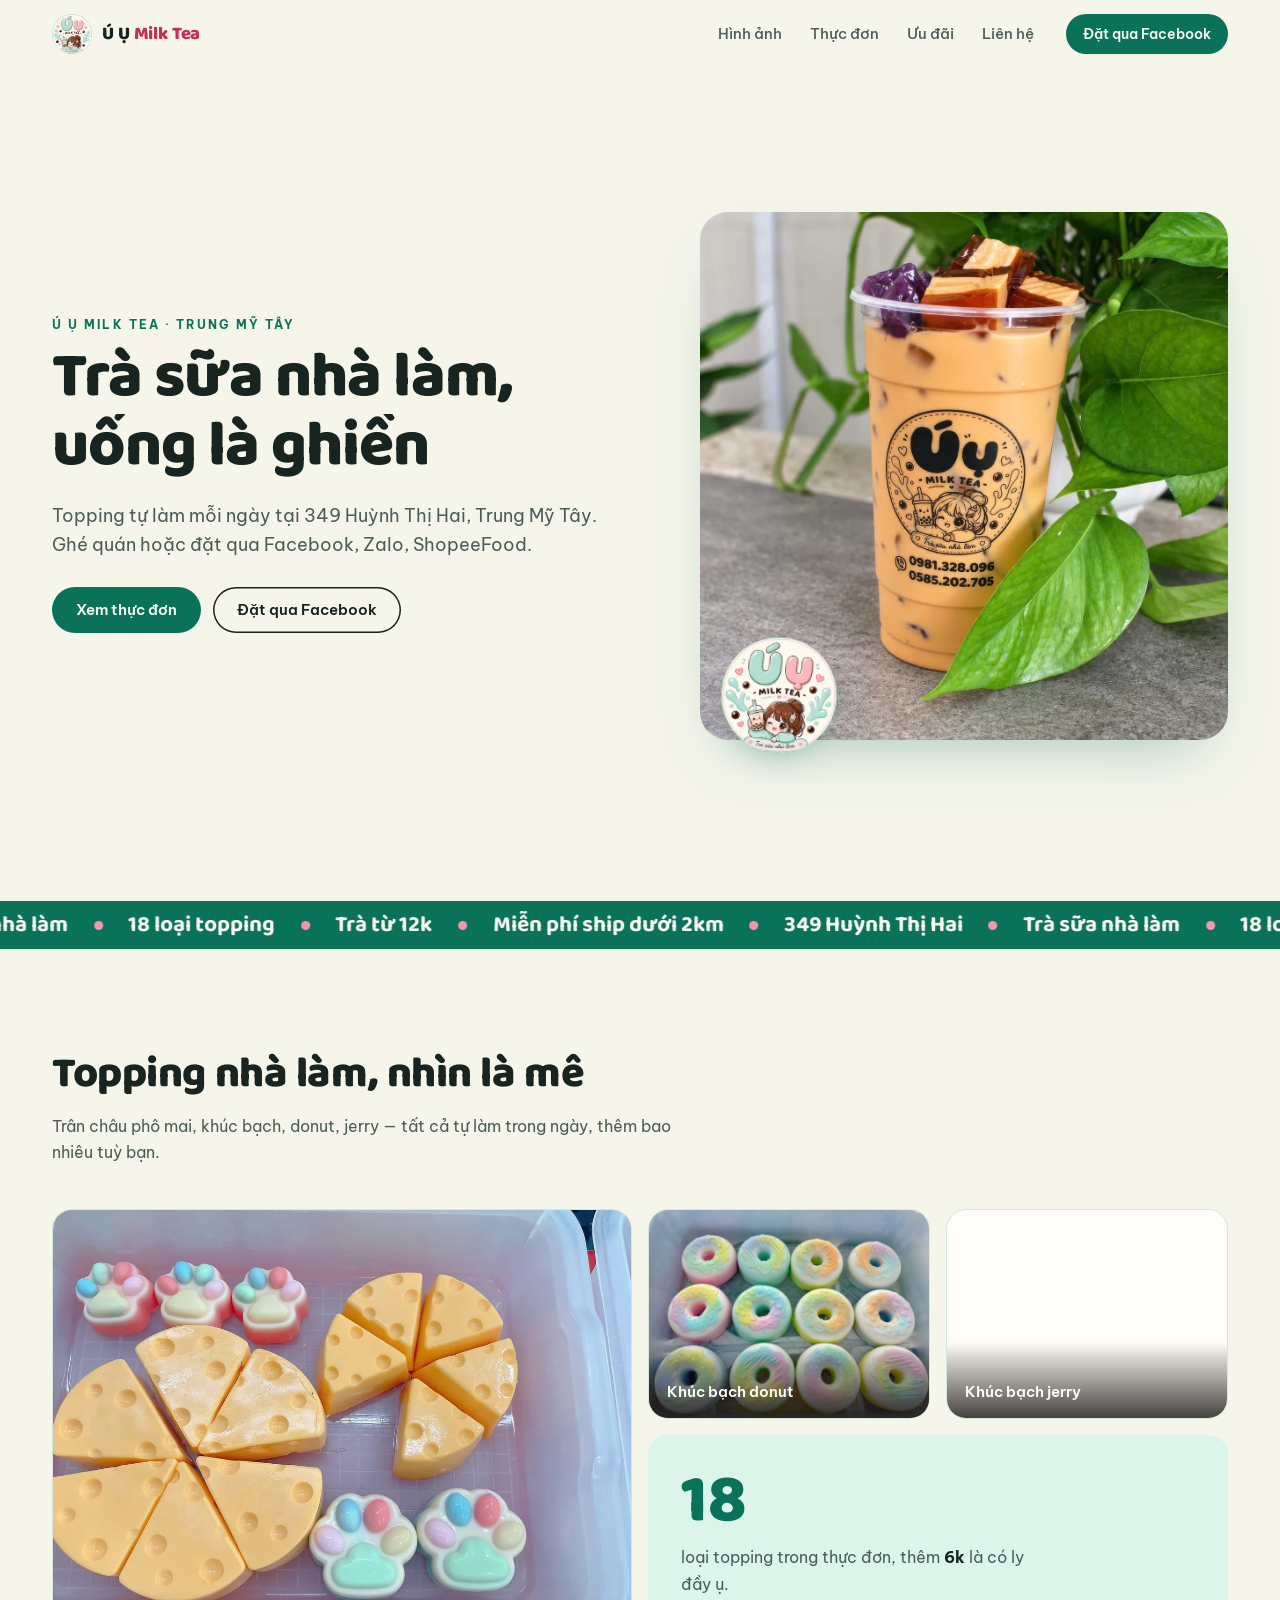
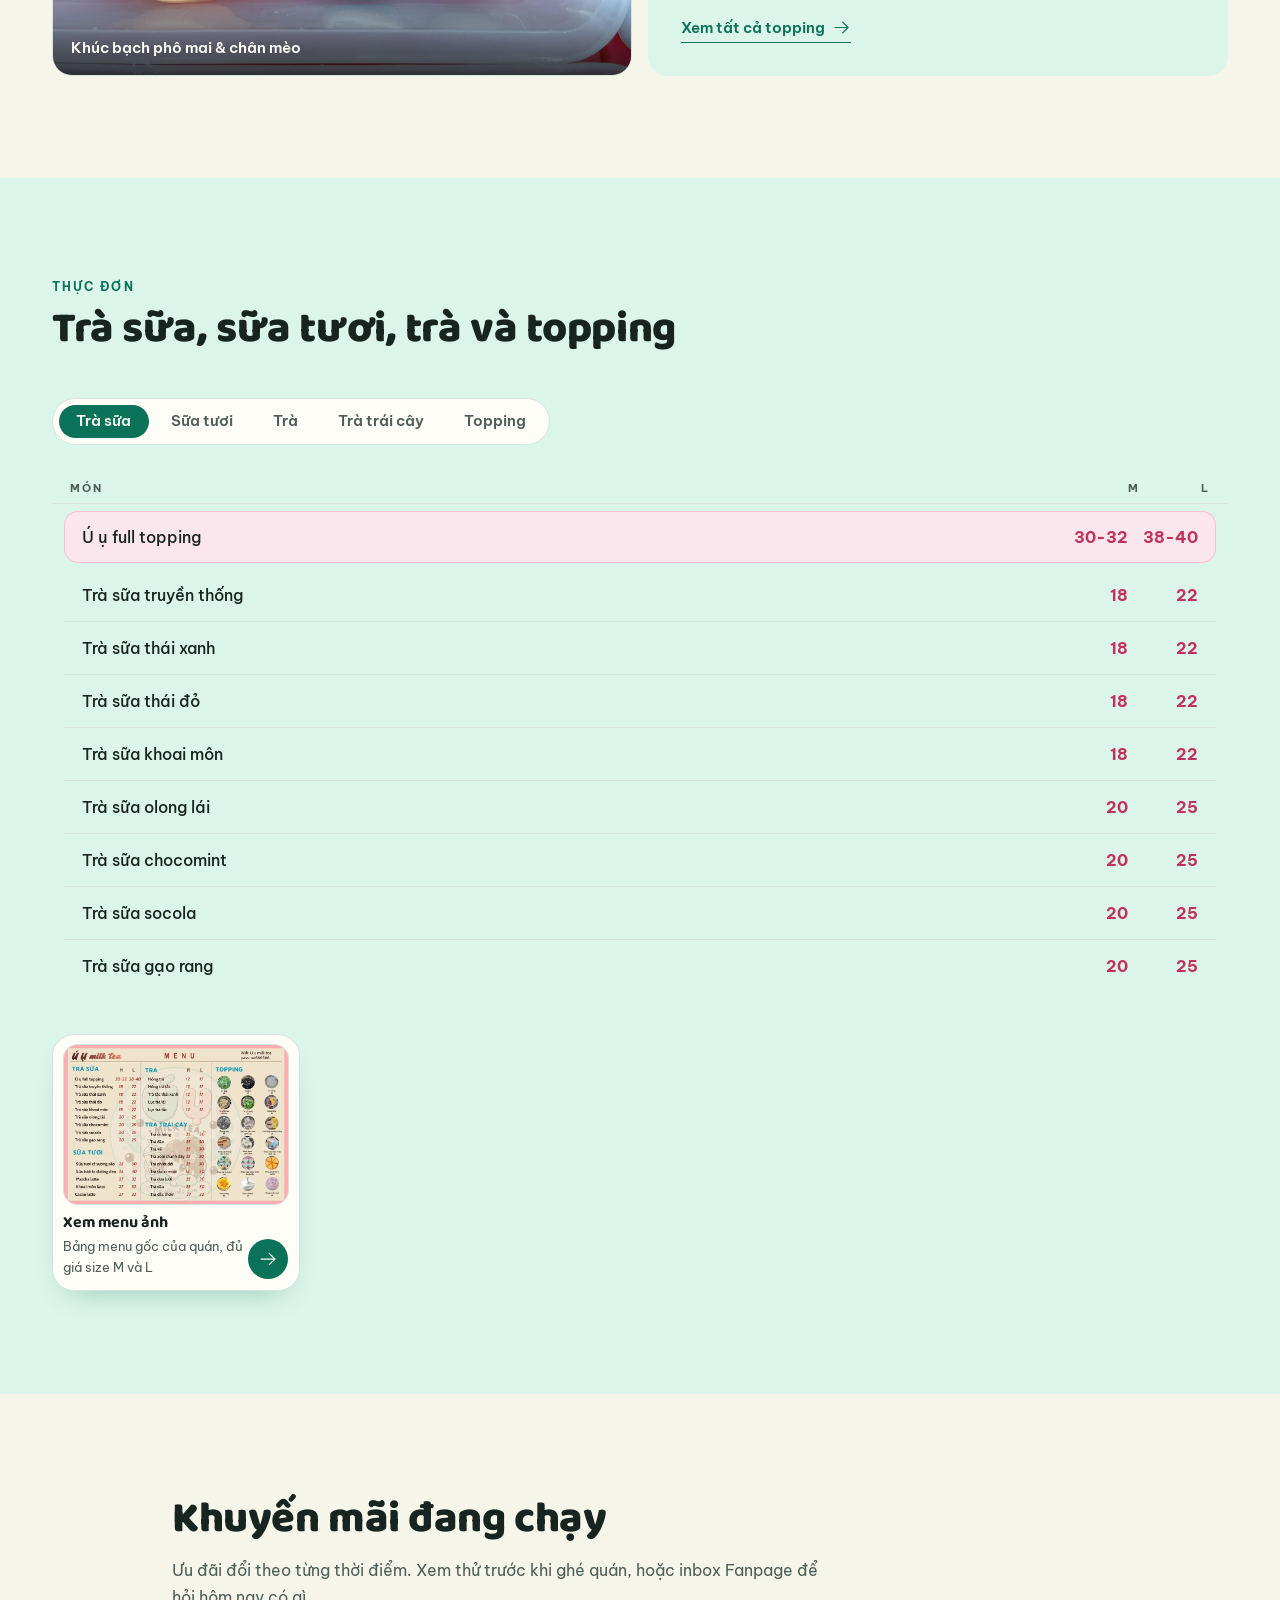
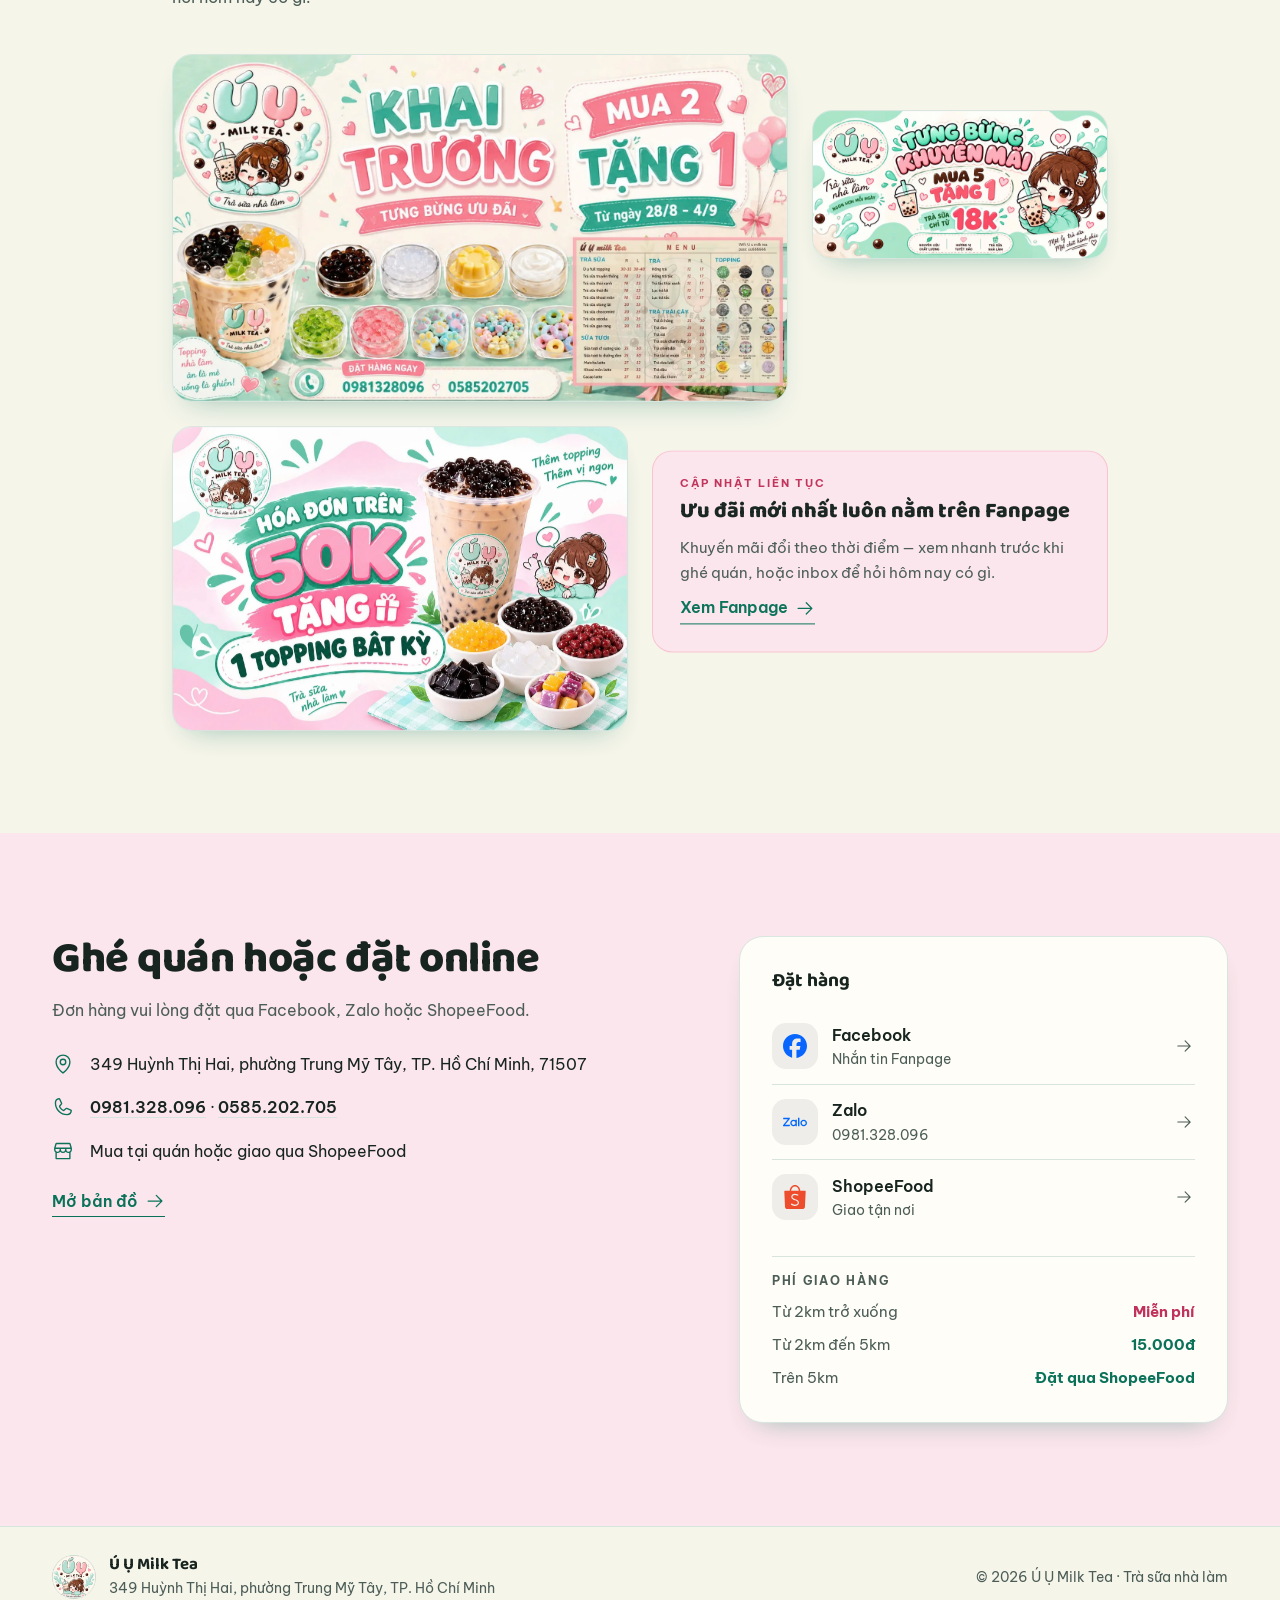
<file: index.html>
<!doctype html>
<html lang="vi">
<head>
<meta charset="utf-8">
<meta name="viewport" content="width=device-width, initial-scale=1">
<title>Ú Ụ Milk Tea — Trà sữa nhà làm tại Trung Mỹ Tây, TP.HCM</title>
<meta name="description" content="Ú Ụ Milk Tea: trà sữa, trà trái cây và topping tự làm tại 349 Huỳnh Thị Hai, phường Trung Mỹ Tây, TP. Hồ Chí Minh. Xem thực đơn và đặt qua Facebook, Zalo hoặc ShopeeFood.">
<meta name="theme-color" content="#F5F5EA">
<meta property="og:type" content="website">
<meta property="og:title" content="Ú Ụ Milk Tea — Trà sữa nhà làm">
<meta property="og:description" content="Topping tự làm mỗi ngày tại 349 Huỳnh Thị Hai, Trung Mỹ Tây. Đặt qua Facebook, Zalo hoặc ShopeeFood.">
<meta property="og:image" content="assets/img/opt/hero-cup.webp">
<meta property="og:locale" content="vi_VN">
<link rel="icon" href="assets/img/opt/logo.webp" type="image/webp">
<link rel="apple-touch-icon" href="assets/img/opt/logo.webp">
<link rel="preload" as="image" href="assets/img/opt/hero-cup.webp" fetchpriority="high">
<link rel="preload" as="font" type="font/woff2" href="assets/fonts/Baloo2-800-vietnamese.woff2" crossorigin>
<link rel="preload" as="font" type="font/woff2" href="assets/fonts/BeVietnamPro-500-vietnamese.woff2" crossorigin>
<link rel="stylesheet" href="assets/css/fonts.css">
<link rel="stylesheet" href="assets/vendor/fancybox/fancybox.css">
<link rel="stylesheet" href="assets/css/style.css">
</head>
<body>
<svg class="sprite" aria-hidden="true" focusable="false" xmlns="http://www.w3.org/2000/svg">
<symbol id="i-arrow-right" viewBox="0 0 256 256"><path d="M221.66,133.66l-72,72a8,8,0,0,1-11.32-11.32L196.69,136H40a8,8,0,0,1,0-16H196.69L138.34,61.66a8,8,0,0,1,11.32-11.32l72,72A8,8,0,0,1,221.66,133.66Z"/></symbol>
<symbol id="i-brand-facebook" viewBox="0 0 24 24" fill="#0866FF"><title>Facebook</title><path d="M9.101 23.691v-7.98H6.627v-3.667h2.474v-1.58c0-4.085 1.848-5.978 5.858-5.978.401 0 .955.042 1.468.103a8.68 8.68 0 0 1 1.141.195v3.325a8.623 8.623 0 0 0-.653-.036 26.805 26.805 0 0 0-.733-.009c-.707 0-1.259.096-1.675.309a1.686 1.686 0 0 0-.679.622c-.258.42-.374.995-.374 1.752v1.297h3.919l-.386 2.103-.287 1.564h-3.246v8.245C19.396 23.238 24 18.179 24 12.044c0-6.627-5.373-12-12-12s-12 5.373-12 12c0 5.628 3.874 10.35 9.101 11.647Z"/></symbol>
<symbol id="i-brand-shopee" viewBox="0 0 24 24" fill="#EE4D2D"><title>Shopee</title><path d="M15.9414 17.9633c.229-1.879-.981-3.077-4.1758-4.0969-1.548-.528-2.277-1.22-2.26-2.1719.065-1.056 1.048-1.825 2.352-1.85a5.2898 5.2898 0 0 1 2.8838.89c.116.072.197.06.263-.039.09-.145.315-.494.39-.62.051-.081.061-.187-.068-.281-.185-.1369-.704-.4149-.983-.5319a6.4697 6.4697 0 0 0-2.5118-.514c-1.909.008-3.4129 1.215-3.5389 2.826-.082 1.1629.494 2.1078 1.73 2.8278.262.152 1.6799.716 2.2438.892 1.774.552 2.695 1.5419 2.478 2.6969-.197 1.047-1.299 1.7239-2.818 1.7439-1.2039-.046-2.2878-.537-3.1278-1.19l-.141-.11c-.104-.08-.218-.075-.287.03-.05.077-.376.547-.458.67-.077.108-.035.168.045.234.35.293.817.613 1.134.775a6.7097 6.7097 0 0 0 2.8289.727 4.9048 4.9048 0 0 0 2.0759-.354c1.095-.465 1.8029-1.394 1.9449-2.554zM11.9986 1.4009c-2.068 0-3.7539 1.95-3.8329 4.3899h7.6657c-.08-2.44-1.765-4.3899-3.8328-4.3899zm7.8516 22.5981-.08.001-15.7843-.002c-1.074-.04-1.863-.91-1.971-1.991l-.01-.195L1.298 6.2858a.459.459 0 0 1 .45-.494h4.9748C6.8448 2.568 9.1607 0 11.9996 0c2.8388 0 5.1537 2.5689 5.2757 5.7898h4.9678a.459.459 0 0 1 .458.483l-.773 15.5883-.007.131c-.094 1.094-.979 1.9769-2.0709 2.0059z"/></symbol>
<symbol id="i-brand-zalo" viewBox="0 0 24 24" fill="#0068FF"><title>Zalo</title><path d="M12.49 10.2722v-.4496h1.3467v6.3218h-.7704a.576.576 0 01-.5763-.5729l-.0006.0005a3.273 3.273 0 01-1.9372.6321c-1.8138 0-3.2844-1.4697-3.2844-3.2823 0-1.8125 1.4706-3.2822 3.2844-3.2822a3.273 3.273 0 011.9372.6321l.0006.0005zM6.9188 7.7896v.205c0 .3823-.051.6944-.2995 1.0605l-.03.0343c-.0542.0615-.1815.206-.2421.2843L2.024 14.8h4.8948v.7682a.5764.5764 0 01-.5767.5761H0v-.3622c0-.4436.1102-.6414.2495-.8476L4.8582 9.23H.1922V7.7896h6.7266zm8.5513 8.3548a.4805.4805 0 01-.4803-.4798v-7.875h1.4416v8.3548H15.47zM20.6934 9.6C22.52 9.6 24 11.0807 24 12.9044c0 1.8252-1.4801 3.306-3.3066 3.306-1.8264 0-3.3066-1.4808-3.3066-3.306 0-1.8237 1.4802-3.3044 3.3066-3.3044zm-10.1412 5.253c1.0675 0 1.9324-.8645 1.9324-1.9312 0-1.065-.865-1.9295-1.9324-1.9295s-1.9324.8644-1.9324 1.9295c0 1.0667.865 1.9312 1.9324 1.9312zm10.1412-.0033c1.0737 0 1.945-.8707 1.945-1.9453 0-1.073-.8713-1.9436-1.945-1.9436-1.0753 0-1.945.8706-1.945 1.9436 0 1.0746.8697 1.9453 1.945 1.9453z"/></symbol>
<symbol id="i-chat-circle-dots" viewBox="0 0 256 256"><path d="M140,128a12,12,0,1,1-12-12A12,12,0,0,1,140,128ZM84,116a12,12,0,1,0,12,12A12,12,0,0,0,84,116Zm88,0a12,12,0,1,0,12,12A12,12,0,0,0,172,116Zm60,12A104,104,0,0,1,79.12,219.82L45.07,231.17a16,16,0,0,1-20.24-20.24l11.35-34.05A104,104,0,1,1,232,128Zm-16,0A88,88,0,1,0,51.81,172.06a8,8,0,0,1,.66,6.54L40,216,77.4,203.53a7.85,7.85,0,0,1,2.53-.42,8,8,0,0,1,4,1.08A88,88,0,0,0,216,128Z"/></symbol>
<symbol id="i-clock" viewBox="0 0 256 256"><path d="M128,24A104,104,0,1,0,232,128,104.11,104.11,0,0,0,128,24Zm0,192a88,88,0,1,1,88-88A88.1,88.1,0,0,1,128,216Zm64-88a8,8,0,0,1-8,8H128a8,8,0,0,1-8-8V72a8,8,0,0,1,16,0v48h48A8,8,0,0,1,192,128Z"/></symbol>
<symbol id="i-image" viewBox="0 0 256 256"><path d="M216,40H40A16,16,0,0,0,24,56V200a16,16,0,0,0,16,16H216a16,16,0,0,0,16-16V56A16,16,0,0,0,216,40Zm0,16V158.75l-26.07-26.06a16,16,0,0,0-22.63,0l-20,20-44-44a16,16,0,0,0-22.62,0L40,149.37V56ZM40,172l52-52,80,80H40Zm176,28H194.63l-36-36,20-20L216,181.38V200ZM144,100a12,12,0,1,1,12,12A12,12,0,0,1,144,100Z"/></symbol>
<symbol id="i-list" viewBox="0 0 256 256"><path d="M224,128a8,8,0,0,1-8,8H40a8,8,0,0,1,0-16H216A8,8,0,0,1,224,128ZM40,72H216a8,8,0,0,0,0-16H40a8,8,0,0,0,0,16ZM216,184H40a8,8,0,0,0,0,16H216a8,8,0,0,0,0-16Z"/></symbol>
<symbol id="i-lock-key" viewBox="0 0 256 256"><path d="M128,112a28,28,0,0,0-8,54.83V184a8,8,0,0,0,16,0V166.83A28,28,0,0,0,128,112Zm0,40a12,12,0,1,1,12-12A12,12,0,0,1,128,152Zm80-72H176V56a48,48,0,0,0-96,0V80H48A16,16,0,0,0,32,96V208a16,16,0,0,0,16,16H208a16,16,0,0,0,16-16V96A16,16,0,0,0,208,80ZM96,56a32,32,0,0,1,64,0V80H96ZM208,208H48V96H208V208Z"/></symbol>
<symbol id="i-map-pin" viewBox="0 0 256 256"><path d="M128,64a40,40,0,1,0,40,40A40,40,0,0,0,128,64Zm0,64a24,24,0,1,1,24-24A24,24,0,0,1,128,128Zm0-112a88.1,88.1,0,0,0-88,88c0,31.4,14.51,64.68,42,96.25a254.19,254.19,0,0,0,41.45,38.3,8,8,0,0,0,9.18,0A254.19,254.19,0,0,0,174,200.25c27.45-31.57,42-64.85,42-96.25A88.1,88.1,0,0,0,128,16Zm0,206c-16.53-13-72-60.75-72-118a72,72,0,0,1,144,0C200,161.23,144.53,209,128,222Z"/></symbol>
<symbol id="i-map-trifold" viewBox="0 0 256 256"><path d="M228.92,49.69a8,8,0,0,0-6.86-1.45L160.93,63.52,99.58,32.84a8,8,0,0,0-5.52-.6l-64,16A8,8,0,0,0,24,56V200a8,8,0,0,0,9.94,7.76l61.13-15.28,61.35,30.68A8.15,8.15,0,0,0,160,224a8,8,0,0,0,1.94-.24l64-16A8,8,0,0,0,232,200V56A8,8,0,0,0,228.92,49.69ZM104,52.94l48,24V203.06l-48-24ZM40,62.25l48-12v127.5l-48,12Zm176,131.5-48,12V78.25l48-12Z"/></symbol>
<symbol id="i-phone" viewBox="0 0 256 256"><path d="M222.37,158.46l-47.11-21.11-.13-.06a16,16,0,0,0-15.17,1.4,8.12,8.12,0,0,0-.75.56L134.87,160c-15.42-7.49-31.34-23.29-38.83-38.51l20.78-24.71c.2-.25.39-.5.57-.77a16,16,0,0,0,1.32-15.06l0-.12L97.54,33.64a16,16,0,0,0-16.62-9.52A56.26,56.26,0,0,0,32,80c0,79.4,64.6,144,144,144a56.26,56.26,0,0,0,55.88-48.92A16,16,0,0,0,222.37,158.46ZM176,208A128.14,128.14,0,0,1,48,80,40.2,40.2,0,0,1,82.87,40a.61.61,0,0,0,0,.12l21,47L83.2,111.86a6.13,6.13,0,0,0-.57.77,16,16,0,0,0-1,15.7c9.06,18.53,27.73,37.06,46.46,46.11a16,16,0,0,0,15.75-1.14,8.44,8.44,0,0,0,.74-.56L168.89,152l47,21.05h0s.08,0,.11,0A40.21,40.21,0,0,1,176,208Z"/></symbol>
<symbol id="i-shopping-cart-simple" viewBox="0 0 256 256"><path d="M104,216a16,16,0,1,1-16-16A16,16,0,0,1,104,216Zm88-16a16,16,0,1,0,16,16A16,16,0,0,0,192,200ZM239.71,74.14l-25.64,92.28A24.06,24.06,0,0,1,191,184H92.16A24.06,24.06,0,0,1,69,166.42L33.92,40H16a8,8,0,0,1,0-16H40a8,8,0,0,1,7.71,5.86L57.19,64H232a8,8,0,0,1,7.71,10.14ZM221.47,80H61.64l22.81,82.14A8,8,0,0,0,92.16,168H191a8,8,0,0,0,7.71-5.86Z"/></symbol>
<symbol id="i-storefront" viewBox="0 0 256 256"><path d="M232,96a7.89,7.89,0,0,0-.3-2.2L217.35,43.6A16.07,16.07,0,0,0,202,32H54A16.07,16.07,0,0,0,38.65,43.6L24.31,93.8A7.89,7.89,0,0,0,24,96h0v16a40,40,0,0,0,16,32v72a8,8,0,0,0,8,8H208a8,8,0,0,0,8-8V144a40,40,0,0,0,16-32V96ZM54,48H202l11.42,40H42.61Zm50,56h48v8a24,24,0,0,1-48,0Zm-16,0v8a24,24,0,0,1-35.12,21.26,7.88,7.88,0,0,0-1.82-1.06A24,24,0,0,1,40,112v-8ZM200,208H56V151.2a40.57,40.57,0,0,0,8,.8,40,40,0,0,0,32-16,40,40,0,0,0,64,0,40,40,0,0,0,32,16,40.57,40.57,0,0,0,8-.8Zm4.93-75.8a8.08,8.08,0,0,0-1.8,1.05A24,24,0,0,1,168,112v-8h48v8A24,24,0,0,1,204.93,132.2Z"/></symbol>
<symbol id="i-wifi-high" viewBox="0 0 256 256"><path d="M140,204a12,12,0,1,1-12-12A12,12,0,0,1,140,204ZM237.08,87A172,172,0,0,0,18.92,87,8,8,0,0,0,29.08,99.37a156,156,0,0,1,197.84,0A8,8,0,0,0,237.08,87ZM205,122.77a124,124,0,0,0-153.94,0A8,8,0,0,0,61,135.31a108,108,0,0,1,134.06,0,8,8,0,0,0,11.24-1.3A8,8,0,0,0,205,122.77Zm-32.26,35.76a76.05,76.05,0,0,0-89.42,0,8,8,0,0,0,9.42,12.94,60,60,0,0,1,70.58,0,8,8,0,1,0,9.42-12.94Z"/></symbol>
<symbol id="i-x" viewBox="0 0 256 256"><path d="M205.66,194.34a8,8,0,0,1-11.32,11.32L128,139.31,61.66,205.66a8,8,0,0,1-11.32-11.32L116.69,128,50.34,61.66A8,8,0,0,1,61.66,50.34L128,116.69l66.34-66.35a8,8,0,0,1,11.32,11.32L139.31,128Z"/></symbol>
</svg>
<a class="skip-link" href="#main">Bỏ qua điều hướng</a>

<header class="nav" id="nav">
  <div class="nav__inner">
    <a class="brand" href="#top">
      <img class="brand__mark" src="assets/img/opt/logo.webp" alt="" width="40" height="40">
      <span class="brand__name">Ú Ụ <i>Milk Tea</i></span>
    </a>

    <nav class="nav__links" aria-label="Điều hướng chính">
      <a href="#catalog">Hình ảnh</a>
      <a href="#menu">Thực đơn</a>
      <a href="#uudai">Ưu đãi</a>
      <a href="#lienhe">Liên hệ</a>
    </nav>

    <!-- TODO: thay href dưới đây bằng link Fanpage/Messenger nếu muốn -->
    <a class="btn btn--primary btn--sm nav__cta" href="https://www.facebook.com/p/%C3%9A-%E1%BB%A4-Milk-Tea-61593743530437/" target="_blank" rel="noopener">Đặt qua Facebook</a>

    <button class="nav__toggle" id="navToggle" type="button" aria-expanded="false" aria-controls="navPanel" aria-label="Mở menu">
      <svg class="ic" aria-hidden="true"><use href="#i-list"></use></svg>
    </button>
  </div>

  <div class="nav__panel" id="navPanel" hidden>
    <a href="#catalog">Hình ảnh</a>
    <a href="#menu">Thực đơn</a>
    <a href="#uudai">Ưu đãi</a>
    <a href="#lienhe">Liên hệ</a>
    <a class="btn btn--primary" href="https://www.facebook.com/p/%C3%9A-%E1%BB%A4-Milk-Tea-61593743530437/" target="_blank" rel="noopener">Đặt qua Facebook</a>
  </div>
</header>

<main id="main">

  <!-- ============ HERO ============ -->
  <section class="hero" id="top">
    <div class="wrap hero__grid">
      <div class="hero__copy">
        <p class="eyebrow hero__eyebrow">Ú Ụ Milk Tea · Trung Mỹ Tây</p>

        <h1 class="hero__title">
          <span class="line"><span>Trà sữa nhà làm,</span></span>
          <span class="line"><span>uống là ghiền</span></span>
        </h1>

        <p class="hero__sub">Topping tự làm mỗi ngày tại 349 Huỳnh Thị Hai, Trung Mỹ Tây. Ghé quán hoặc đặt qua Facebook, Zalo, ShopeeFood.</p>

        <div class="hero__cta">
          <a class="btn btn--primary" href="#menu">Xem thực đơn</a>
          <a class="btn btn--ghost" href="https://www.facebook.com/p/%C3%9A-%E1%BB%A4-Milk-Tea-61593743530437/" target="_blank" rel="noopener">Đặt qua Facebook</a>
        </div>
      </div>

      <div class="hero__visual">
        <figure class="hero__photo">
          <img src="assets/img/opt/hero-cup.webp" alt="Ly trà sữa Ú Ụ Milk Tea điểm bánh jelly và thạch trên nền lá xanh" width="1200" height="1200" fetchpriority="high" decoding="async">
        </figure>
        <img class="hero__badge" src="assets/img/opt/logo.webp" alt="Logo Ú Ụ Milk Tea" width="640" height="640" decoding="async">
      </div>
    </div>
  </section>

  <!-- ============ MARQUEE ============ -->
  <div class="marquee" aria-hidden="true">
    <div class="marquee__track" id="marqueeTrack">
      <div class="marquee__group">
        <span>Trà sữa nhà làm</span><i></i>
        <span>18 loại topping</span><i></i>
        <span>Trà từ 12k</span><i></i>
        <span>Miễn phí ship dưới 2km</span><i></i>
        <span>349 Huỳnh Thị Hai</span><i></i>
      </div>
      <div class="marquee__group">
        <span>Trà sữa nhà làm</span><i></i>
        <span>18 loại topping</span><i></i>
        <span>Trà từ 12k</span><i></i>
        <span>Miễn phí ship dưới 2km</span><i></i>
        <span>349 Huỳnh Thị Hai</span><i></i>
      </div>
    </div>
  </div>

  <!-- ============ CATALOG / BENTO ============ -->
  <section class="section" id="catalog">
    <div class="wrap">
      <header class="sec-head">
        <h2>Topping nhà làm, nhìn là mê</h2>
        <p class="sec-sub">Trân châu phô mai, khúc bạch, donut, jerry — tất cả tự làm trong ngày, thêm bao nhiêu tuỳ bạn.</p>
      </header>

      <div class="bento">
        <figure class="cell cell--tall" data-reveal>
          <img src="assets/img/opt/topping-paw.webp" alt="Khúc bạch hình bánh phô mai và bánh chân mèo nhiều màu" width="1200" height="900" loading="lazy" decoding="async">
          <figcaption>Khúc bạch phô mai &amp; chân mèo</figcaption>
        </figure>

        <figure class="cell" data-reveal>
          <img src="assets/img/opt/topping-donut.webp" alt="Khúc bạch donut nhiều màu xếp trong khay" width="1200" height="900" loading="lazy" decoding="async">
          <figcaption>Khúc bạch donut</figcaption>
        </figure>

        <figure class="cell" data-reveal>
          <img src="assets/img/opt/topping-cheese.webp" alt="Khúc bạch jerry hình miếng phô mai vàng" width="1200" height="900" loading="lazy" decoding="async">
          <figcaption>Khúc bạch jerry</figcaption>
        </figure>

        <div class="cell cell--note" data-reveal>
          <p class="cell__num">18</p>
          <p class="cell__label">loại topping trong thực đơn, thêm <strong>6k</strong> là có ly đầy ụ.</p>
          <a class="link" href="#menu">Xem tất cả topping <svg class="ic" aria-hidden="true"><use href="#i-arrow-right"></use></svg></a>
        </div>
      </div>
    </div>
  </section>

  <!-- ============ MENU ============ -->
  <section class="section section--mint" id="menu">
    <div class="wrap">
      <header class="sec-head">
        <p class="eyebrow">Thực đơn</p>
        <h2>Trà sữa, sữa tươi, trà và topping</h2>
      </header>

      <div class="tabs" role="tablist" aria-label="Nhóm thực đơn">
        <button class="tab is-active" role="tab" id="t-1" aria-controls="p-1" aria-selected="true" type="button">Trà sữa</button>
        <button class="tab" role="tab" id="t-2" aria-controls="p-2" aria-selected="false" tabindex="-1" type="button">Sữa tươi</button>
        <button class="tab" role="tab" id="t-3" aria-controls="p-3" aria-selected="false" tabindex="-1" type="button">Trà</button>
        <button class="tab" role="tab" id="t-4" aria-controls="p-4" aria-selected="false" tabindex="-1" type="button">Trà trái cây</button>
        <button class="tab" role="tab" id="t-5" aria-controls="p-5" aria-selected="false" tabindex="-1" type="button">Topping</button>
      </div>

      <div class="panels">

        <!-- Trà sữa -->
        <div class="panel" role="tabpanel" id="p-1" aria-labelledby="t-1">
          <div class="price-head" aria-hidden="true"><span>Món</span><span>M</span><span>L</span></div>
          <ul class="price-list">
            <li class="price-row is-feature"><span class="price-name">Ú ụ full topping</span><span class="price-m">30-32</span><span class="price-l">38-40</span></li>
            <li class="price-row"><span class="price-name">Trà sữa truyền thống</span><span class="price-m">18</span><span class="price-l">22</span></li>
            <li class="price-row"><span class="price-name">Trà sữa thái xanh</span><span class="price-m">18</span><span class="price-l">22</span></li>
            <li class="price-row"><span class="price-name">Trà sữa thái đỏ</span><span class="price-m">18</span><span class="price-l">22</span></li>
            <li class="price-row"><span class="price-name">Trà sữa khoai môn</span><span class="price-m">18</span><span class="price-l">22</span></li>
            <li class="price-row"><span class="price-name">Trà sữa olong lái</span><span class="price-m">20</span><span class="price-l">25</span></li>
            <li class="price-row"><span class="price-name">Trà sữa chocomint</span><span class="price-m">20</span><span class="price-l">25</span></li>
            <li class="price-row"><span class="price-name">Trà sữa socola</span><span class="price-m">20</span><span class="price-l">25</span></li>
            <li class="price-row"><span class="price-name">Trà sữa gạo rang</span><span class="price-m">20</span><span class="price-l">25</span></li>
          </ul>
        </div>

        <!-- Sữa tươi -->
        <div class="panel" role="tabpanel" id="p-2" aria-labelledby="t-2" hidden>
          <div class="price-head" aria-hidden="true"><span>Món</span><span>M</span><span>L</span></div>
          <ul class="price-list">
            <li class="price-row"><span class="price-name">Sữa tươi cf sương sáo</span><span class="price-m">25</span><span class="price-l">30</span></li>
            <li class="price-row"><span class="price-name">Sữa tươi tc đường đen</span><span class="price-m">25</span><span class="price-l">30</span></li>
            <li class="price-row"><span class="price-name">Matcha latte</span><span class="price-m">27</span><span class="price-l">32</span></li>
            <li class="price-row"><span class="price-name">Khoai môn latte</span><span class="price-m">27</span><span class="price-l">32</span></li>
            <li class="price-row"><span class="price-name">Cacao latte</span><span class="price-m">27</span><span class="price-l">32</span></li>
          </ul>
        </div>

        <!-- Trà -->
        <div class="panel" role="tabpanel" id="p-3" aria-labelledby="t-3" hidden>
          <div class="price-head" aria-hidden="true"><span>Món</span><span>M</span><span>L</span></div>
          <ul class="price-list">
            <li class="price-row"><span class="price-name">Hồng trà</span><span class="price-m">12</span><span class="price-l">17</span></li>
            <li class="price-row"><span class="price-name">Hồng trà tắc</span><span class="price-m">12</span><span class="price-l">17</span></li>
            <li class="price-row"><span class="price-name">Trà tắc thái xanh</span><span class="price-m">12</span><span class="price-l">17</span></li>
            <li class="price-row"><span class="price-name">Lục trà lái</span><span class="price-m">12</span><span class="price-l">17</span></li>
            <li class="price-row"><span class="price-name">Lục trà tắc</span><span class="price-m">12</span><span class="price-l">17</span></li>
          </ul>
        </div>

        <!-- Trà trái cây -->
        <div class="panel" role="tabpanel" id="p-4" aria-labelledby="t-4" hidden>
          <div class="price-head" aria-hidden="true"><span>Món</span><span>M</span><span>L</span></div>
          <ul class="price-list">
            <li class="price-row"><span class="price-name">Trà ổi hồng</span><span class="price-m">25</span><span class="price-l">30</span></li>
            <li class="price-row"><span class="price-name">Trà đào</span><span class="price-m">25</span><span class="price-l">30</span></li>
            <li class="price-row"><span class="price-name">Trà vải</span><span class="price-m">25</span><span class="price-l">30</span></li>
            <li class="price-row"><span class="price-name">Trà xoài chanh dây</span><span class="price-m">25</span><span class="price-l">30</span></li>
            <li class="price-row"><span class="price-name">Trà nhiệt đới</span><span class="price-m">25</span><span class="price-l">30</span></li>
            <li class="price-row"><span class="price-name">Trà tắc xí muội</span><span class="price-m">15</span><span class="price-l">20</span></li>
            <li class="price-row"><span class="price-name">Trà dưa lưới</span><span class="price-m">25</span><span class="price-l">30</span></li>
            <li class="price-row"><span class="price-name">Trà dâu</span><span class="price-m">25</span><span class="price-l">30</span></li>
            <li class="price-row"><span class="price-name">Trà đặc thơm</span><span class="price-m">27</span><span class="price-l">32</span></li>
          </ul>
        </div>

        <!-- Topping -->
        <div class="panel" role="tabpanel" id="p-5" aria-labelledby="t-5" hidden>
          <div class="top-groups">
            <section class="top-group">
              <h3 class="top-group__title">Trân châu &amp; thạch</h3>
              <ul class="top-grid">
                <li class="top-card">
                  <a class="top-card__media" href="assets/img/toppings/opt/tc-dua-lg.webp" data-fancybox="topping" data-caption="Trân châu dừa — 6k"><img src="assets/img/toppings/opt/tc-dua.webp" alt="Trân châu dừa" width="640" height="640" loading="lazy" decoding="async"><span class="price-chip">6k</span></a>
                  <span class="top-card__foot"><span class="top-name">Trân châu dừa</span></span>
                </li>
                <li class="top-card">
                  <a class="top-card__media" href="assets/img/toppings/opt/tc-den-lg.webp" data-fancybox="topping" data-caption="Trân châu đen — 6k"><img src="assets/img/toppings/opt/tc-den.webp" alt="Trân châu đen" width="640" height="640" loading="lazy" decoding="async"><span class="price-chip">6k</span></a>
                  <span class="top-card__foot"><span class="top-name">Trân châu đen</span></span>
                </li>
                <li class="top-card">
                  <a class="top-card__media" href="assets/img/toppings/opt/tc-trang-lg.webp" data-fancybox="topping" data-caption="Trân châu trắng — 6k"><img src="assets/img/toppings/opt/tc-trang.webp" alt="Trân châu trắng" width="640" height="640" loading="lazy" decoding="async"><span class="price-chip">6k</span></a>
                  <span class="top-card__foot"><span class="top-name">Trân châu trắng</span></span>
                </li>
                <li class="top-card">
                  <a class="top-card__media" href="assets/img/toppings/opt/tc-pho-mai-lg.webp" data-fancybox="topping" data-caption="Trân châu phô mai — 1k/viên"><img src="assets/img/toppings/opt/tc-pho-mai.webp" alt="Trân châu phô mai" width="640" height="640" loading="lazy" decoding="async"><span class="price-chip">1k/viên</span></a>
                  <span class="top-card__foot"><span class="top-name">Trân châu phô mai</span></span>
                </li>
                <li class="top-card">
                  <a class="top-card__media" href="assets/img/toppings/opt/tc-cu-nang-lg.webp" data-fancybox="topping" data-caption="Trân châu củ năng — 6k"><img src="assets/img/toppings/opt/tc-cu-nang.webp" alt="Trân châu củ năng" width="640" height="640" loading="lazy" decoding="async"><span class="price-chip">6k</span></a>
                  <span class="top-card__foot"><span class="top-name">Trân châu củ năng</span></span>
                </li>
                <li class="top-card">
                  <a class="top-card__media" href="assets/img/toppings/opt/khoai-deo-lg.webp" data-fancybox="topping" data-caption="Khoai dẻo — 5k"><img src="assets/img/toppings/opt/khoai-deo.webp" alt="Khoai dẻo" width="640" height="640" loading="lazy" decoding="async"><span class="price-chip">5k</span></a>
                  <span class="top-card__foot"><span class="top-name">Khoai dẻo</span></span>
                </li>
                <li class="top-card">
                  <a class="top-card__media" href="assets/img/toppings/opt/suong-sao-lg.webp" data-fancybox="topping" data-caption="Sương sáo — 5k"><img src="assets/img/toppings/opt/suong-sao.webp" alt="Sương sáo" width="640" height="640" loading="lazy" decoding="async"><span class="price-chip">5k</span></a>
                  <span class="top-card__foot"><span class="top-name">Sương sáo</span></span>
                </li>
                <li class="top-card">
                  <a class="top-card__media" href="assets/img/toppings/opt/rau-cau-pho-mai-lg.webp" data-fancybox="topping" data-caption="Rau câu phô mai — 6k/4 viên"><img src="assets/img/toppings/opt/rau-cau-pho-mai.webp" alt="Rau câu phô mai" width="640" height="640" loading="lazy" decoding="async"><span class="price-chip">6k/4 viên</span></a>
                  <span class="top-card__foot"><span class="top-name">Rau câu phô mai</span></span>
                </li>
                <li class="top-card top-card--duo">
                  <span class="top-card__media top-card__media--duo">
                    <a href="assets/img/toppings/opt/pudding-socola-lg.webp" data-fancybox="topping" data-caption="Pudding socola — 5k"><img src="assets/img/toppings/opt/pudding-socola.webp" alt="Pudding socola" width="640" height="640" loading="lazy" decoding="async"></a>
                    <a href="assets/img/toppings/opt/pudding-trung-lg.webp" data-fancybox="topping" data-caption="Pudding trứng — 5k"><img src="assets/img/toppings/opt/pudding-trung.webp" alt="Pudding trứng" width="640" height="640" loading="lazy" decoding="async"></a>
                    <span class="price-chip">5k</span>
                  </span>
                  <span class="top-card__foot"><span class="top-name">Pudding socola / trứng</span></span>
                </li>
              </ul>
            </section>

            <section class="top-group">
              <h3 class="top-group__title">Khúc bạch</h3>
              <ul class="top-grid">
                <li class="top-card">
                  <a class="top-card__media" href="assets/img/toppings/opt/khuc-bach-tang-lg.webp" data-fancybox="topping" data-caption="Khúc bạch tảng — 5k/3 viên"><img src="assets/img/toppings/opt/khuc-bach-tang.webp" alt="Khúc bạch tảng" width="640" height="640" loading="lazy" decoding="async"><span class="price-chip">5k/3 viên</span></a>
                  <span class="top-card__foot"><span class="top-name">Khúc bạch tảng</span></span>
                </li>
                <li class="top-card">
                  <a class="top-card__media" href="assets/img/toppings/opt/khuc-bach-lg.webp" data-fancybox="topping" data-caption="Khúc bạch — 6k/3 viên"><img src="assets/img/toppings/opt/khuc-bach.webp" alt="Khúc bạch" width="640" height="640" loading="lazy" decoding="async"><span class="price-chip">6k/3 viên</span></a>
                  <span class="top-card__foot"><span class="top-name">Khúc bạch</span></span>
                </li>
                <li class="top-card">
                  <a class="top-card__media" href="assets/img/toppings/opt/khuc-bach-bay-mau-lg.webp" data-fancybox="topping" data-caption="Khúc bạch bảy màu — 6k/3 viên"><img src="assets/img/toppings/opt/khuc-bach-bay-mau.webp" alt="Khúc bạch bảy màu" width="640" height="640" loading="lazy" decoding="async"><span class="price-chip">6k/3 viên</span></a>
                  <span class="top-card__foot"><span class="top-name">Khúc bạch bảy màu</span></span>
                </li>
                <li class="top-card">
                  <a class="top-card__media" href="assets/img/toppings/opt/khuc-bach-donut-lg.webp" data-fancybox="topping" data-caption="Khúc bạch donut — 14k"><img src="assets/img/toppings/opt/khuc-bach-donut.webp" alt="Khúc bạch donut" width="640" height="640" loading="lazy" decoding="async"><span class="price-chip">14k</span></a>
                  <span class="top-card__foot"><span class="top-name">Khúc bạch donut</span></span>
                </li>
                <li class="top-card">
                  <a class="top-card__media" href="assets/img/toppings/opt/khuc-bach-chan-meo-lg.webp" data-fancybox="topping" data-caption="Khúc bạch chân mèo — 4k/6k/8k"><img src="assets/img/toppings/opt/khuc-bach-chan-meo.webp" alt="Khúc bạch chân mèo" width="640" height="640" loading="lazy" decoding="async"><span class="price-chip">4k/6k/8k</span></a>
                  <span class="top-card__foot"><span class="top-name">Khúc bạch chân mèo</span></span>
                </li>
                <li class="top-card">
                  <a class="top-card__media" href="assets/img/toppings/opt/khuc-bach-jerry-lg.webp" data-fancybox="topping" data-caption="Khúc bạch jerry — 6k/8k"><img src="assets/img/toppings/opt/khuc-bach-jerry.webp" alt="Khúc bạch jerry" width="640" height="640" loading="lazy" decoding="async"><span class="price-chip">6k/8k</span></a>
                  <span class="top-card__foot"><span class="top-name">Khúc bạch jerry</span></span>
                </li>
              </ul>
            </section>

            <section class="top-group">
              <h3 class="top-group__title">Kem &amp; khoai môn</h3>
              <ul class="top-grid">
                <li class="top-card">
                  <a class="top-card__media" href="assets/img/toppings/opt/kem-trung-lg.webp" data-fancybox="topping" data-caption="Kem trứng — 6k"><img src="assets/img/toppings/opt/kem-trung.webp" alt="Kem trứng" width="640" height="640" loading="lazy" decoding="async"><span class="price-chip">6k</span></a>
                  <span class="top-card__foot"><span class="top-name">Kem trứng</span></span>
                </li>
                <li class="top-card">
                  <a class="top-card__media" href="assets/img/toppings/opt/kem-cheese-lg.webp" data-fancybox="topping" data-caption="Kem cheese — 6k"><img src="assets/img/toppings/opt/kem-cheese.webp" alt="Kem cheese" width="640" height="640" loading="lazy" decoding="async"><span class="price-chip">6k</span></a>
                  <span class="top-card__foot"><span class="top-name">Kem cheese</span></span>
                </li>
                <li class="top-card">
                  <a class="top-card__media" href="assets/img/toppings/opt/khoai-mon-tuoi-lg.webp" data-fancybox="topping" data-caption="Khoai môn tươi — 6k"><img src="assets/img/toppings/opt/khoai-mon-tuoi.webp" alt="Khoai môn tươi" width="640" height="640" loading="lazy" decoding="async"><span class="price-chip">6k</span></a>
                  <span class="top-card__foot"><span class="top-name">Khoai môn tươi</span></span>
                </li>
              </ul>
            </section>
          </div>
        </div>

      </div>

      <div class="menu-board">
        <!-- Thẻ thumbnail bảng menu: div + animation rung nhẹ, bấm để xem ảnh to -->
        <div class="board-cta" id="boardToggle" role="button" tabindex="0" aria-expanded="false" aria-controls="boardFigure">
          <img class="board-cta__thumb" src="assets/img/opt/menu-board-sm.webp" alt="" width="760" height="537" loading="lazy" decoding="async">
          <span class="board-cta__body">
            <span class="board-cta__label">Xem menu ảnh</span>
            <span class="board-cta__hint">Bảng menu gốc của quán, đủ giá size M và L</span>
          </span>
          <span class="board-cta__go"><svg class="ic" aria-hidden="true"><use href="#i-arrow-right"></use></svg></span>
        </div>
        <figure class="menu-board__fig" id="boardFigure" hidden>
          <img src="assets/img/opt/menu-board.webp" alt="Bảng menu gốc của Ú Ụ Milk Tea gồm trà sữa, sữa tươi, trà, trà trái cây, topping và mật khẩu WiFi" width="1600" height="1131" loading="lazy" decoding="async">
        </figure>
      </div>
    </div>
  </section>

  <!-- ============ ƯU ĐÃI ============ -->
  <section class="section" id="uudai">
    <div class="wrap wrap--narrow">
      <header class="sec-head">
        <h2>Khuyến mãi đang chạy</h2>
        <p class="sec-sub">Ưu đãi đổi theo từng thời điểm. Xem thử trước khi ghé quán, hoặc inbox Fanpage để hỏi hôm nay có gì.</p>
      </header>

      <!-- Gallery kiểu Pinterest: lưới bất đối xứng, bấm ảnh để xem to (Fancybox) -->
      <ul class="promos">
        <li class="promo" data-reveal>
          <a class="promo__link" href="assets/img/opt/promo-khai-truong.webp" data-fancybox="khuyenmai" data-caption="Khai trương — mua 2 tặng 1 (28/8 – 4/9)">
            <img src="assets/img/opt/promo-khai-truong.webp" alt="Poster khai trương: mua 2 tặng 1 từ ngày 28/8 đến 4/9" width="1600" height="902" loading="lazy" decoding="async">
            <span class="promo__zoom"><svg class="ic" aria-hidden="true"><use href="#i-image"></use></svg></span>
          </a>
        </li>
        <li class="promo" data-reveal>
          <a class="promo__link" href="assets/img/opt/promo-mua-5-tang-1.webp" data-fancybox="khuyenmai" data-caption="Mua 5 tặng 1 — trà sữa chỉ từ 18k">
            <img src="assets/img/opt/promo-mua-5-tang-1.webp" alt="Poster ưu đãi mua 5 tặng 1, trà sữa chỉ từ 18k" width="1600" height="800" loading="lazy" decoding="async">
            <span class="promo__zoom"><svg class="ic" aria-hidden="true"><use href="#i-image"></use></svg></span>
          </a>
        </li>
        <li class="promo" data-reveal>
          <a class="promo__link" href="assets/img/opt/promo-hoa-don-50k.webp" data-fancybox="khuyenmai" data-caption="Hóa đơn trên 50k — tặng 1 topping bất kỳ">
            <img src="assets/img/opt/promo-hoa-don-50k.webp" alt="Poster hóa đơn trên 50k tặng 1 topping bất kỳ" width="1536" height="1024" loading="lazy" decoding="async">
            <span class="promo__zoom"><svg class="ic" aria-hidden="true"><use href="#i-image"></use></svg></span>
          </a>
        </li>
        <li class="promo promo--note" data-reveal>
          <div class="promo__note">
            <p class="promo__eyebrow">Cập nhật liên tục</p>
            <p class="promo__title">Ưu đãi mới nhất luôn nằm trên Fanpage</p>
            <p class="promo__text">Khuyến mãi đổi theo thời điểm — xem nhanh trước khi ghé quán, hoặc inbox để hỏi hôm nay có gì.</p>
            <a class="link" href="https://www.facebook.com/p/%C3%9A-%E1%BB%A4-Milk-Tea-61593743530437/" target="_blank" rel="noopener">Xem Fanpage <svg class="ic" aria-hidden="true"><use href="#i-arrow-right"></use></svg></a>
          </div>
        </li>
      </ul>
    </div>
  </section>

  <!-- ============ LIÊN HỆ ============ -->
  <section class="section section--pink" id="lienhe">
    <div class="wrap contact">
      <div class="contact__info">
        <h2>Ghé quán hoặc đặt online</h2>
        <p class="sec-sub">Đơn hàng vui lòng đặt qua Facebook, Zalo hoặc ShopeeFood.</p>

        <ul class="facts">
          <li>
            <svg class="ic" aria-hidden="true"><use href="#i-map-pin"></use></svg>
            <span>349 Huỳnh Thị Hai, phường Trung Mỹ Tây, TP. Hồ Chí Minh, 71507</span>
          </li>
          <li>
            <svg class="ic" aria-hidden="true"><use href="#i-phone"></use></svg>
            <span><a href="tel:0981328096">0981.328.096</a> · <a href="tel:0585202705">0585.202.705</a></span>
          </li>
          <li>
            <svg class="ic" aria-hidden="true"><use href="#i-storefront"></use></svg>
            <span>Mua tại quán hoặc giao qua ShopeeFood</span>
          </li>
        </ul>

        <a class="link" href="https://maps.app.goo.gl/jErCVYySfjLEzGUn8" target="_blank" rel="noopener">
          Mở bản đồ <svg class="ic" aria-hidden="true"><use href="#i-arrow-right"></use></svg>
        </a>
      </div>

      <div class="order">
        <h3 class="order__title">Đặt hàng</h3>

        <a class="order__row" href="https://www.facebook.com/p/%C3%9A-%E1%BB%A4-Milk-Tea-61593743530437/" target="_blank" rel="noopener">
          <span class="order__icon order__icon--fb"><svg class="ic ic--brand" aria-hidden="true"><use href="#i-brand-facebook"></use></svg></span>
          <span class="order__label">Facebook</span>
          <span class="order__hint">Nhắn tin Fanpage</span>
          <svg class="ic order__go" aria-hidden="true"><use href="#i-arrow-right"></use></svg>
        </a>

        <a class="order__row" href="https://zalo.me/0981328096" target="_blank" rel="noopener">
          <span class="order__icon order__icon--zalo"><svg class="ic ic--brand" aria-hidden="true"><use href="#i-brand-zalo"></use></svg></span>
          <span class="order__label">Zalo</span>
          <span class="order__hint">0981.328.096</span>
          <svg class="ic order__go" aria-hidden="true"><use href="#i-arrow-right"></use></svg>
        </a>

        <a class="order__row" href="https://shopeefood.shopee.vn/u/zRa9o5E" target="_blank" rel="noopener">
          <span class="order__icon order__icon--sf"><svg class="ic ic--brand" aria-hidden="true"><use href="#i-brand-shopee"></use></svg></span>
          <span class="order__label">ShopeeFood</span>
          <span class="order__hint">Giao tận nơi</span>
          <svg class="ic order__go" aria-hidden="true"><use href="#i-arrow-right"></use></svg>
        </a>

        <div class="ship">
          <p class="ship__title">Phí giao hàng</p>
          <ul class="ship__list">
            <li><span>Từ 2km trở xuống</span><b>Miễn phí</b></li>
            <li><span>Từ 2km đến 5km</span><b>15.000đ</b></li>
            <li><span>Trên 5km</span><b>Đặt qua ShopeeFood</b></li>
          </ul>
        </div>
      </div>
    </div>
  </section>

</main>

<footer class="footer">
  <div class="wrap footer__inner">
    <div class="footer__brand">
      <img src="assets/img/opt/logo.webp" alt="" width="44" height="44">
      <div>
        <p class="footer__name">Ú Ụ Milk Tea</p>
        <p class="footer__addr">349 Huỳnh Thị Hai, phường Trung Mỹ Tây, TP. Hồ Chí Minh</p>
      </div>
    </div>
    <p class="footer__copy">© 2026 Ú Ụ Milk Tea · Trà sữa nhà làm</p>
  </div>
</footer>

<script src="assets/vendor/gsap.min.js"></script>
<script src="assets/vendor/ScrollTrigger.min.js"></script>
<script src="assets/vendor/fancybox/fancybox.umd.js"></script>
<script src="assets/js/main.js"></script>
</body>
</html>
</file>
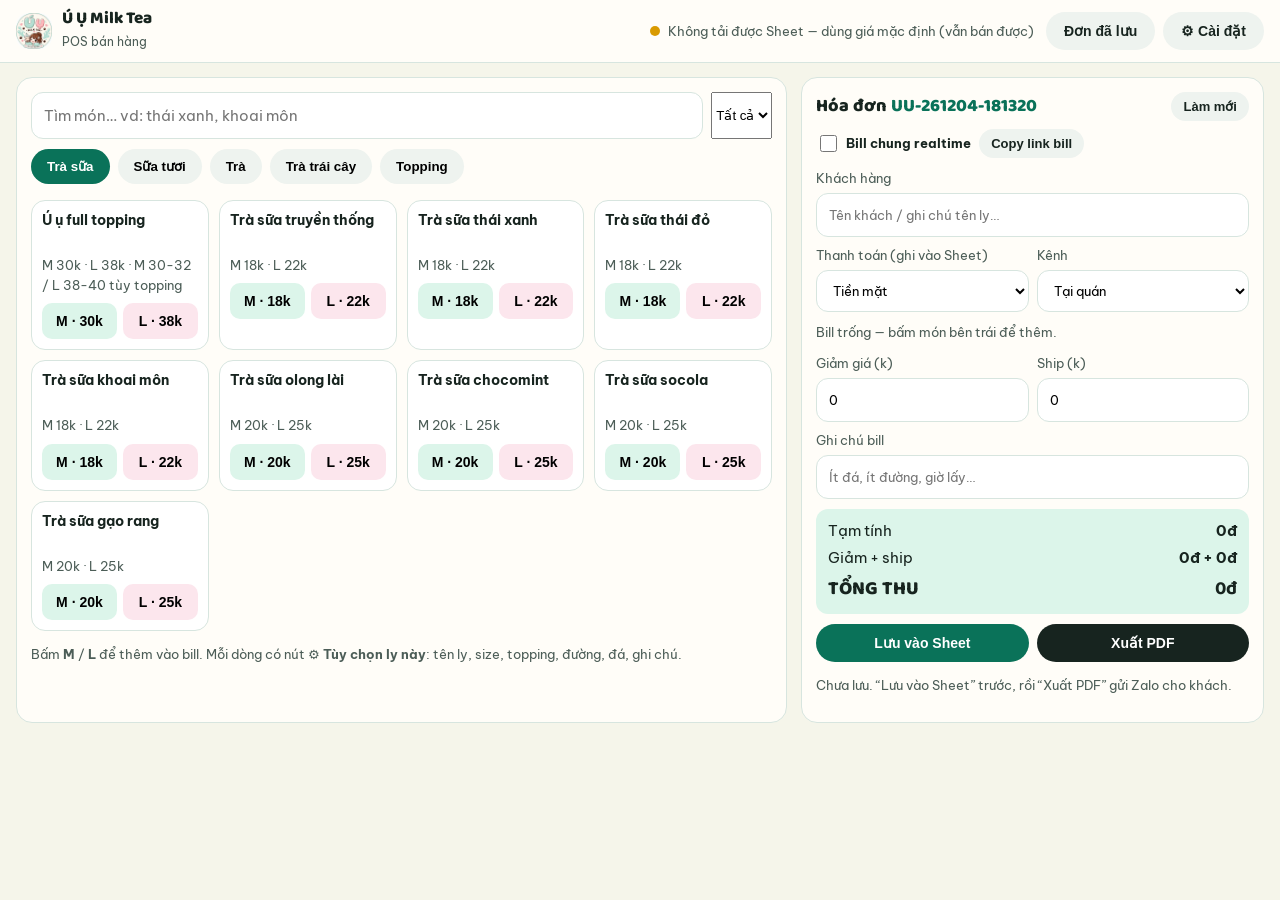
<file: pos.html>
<!doctype html>
<html lang="vi">
<head>
<meta charset="utf-8">
<meta name="viewport" content="width=device-width, initial-scale=1">
<title>POS — Ú Ụ Milk Tea</title>
<meta name="description" content="POS bán hàng Ú Ụ Milk Tea: bấm bill nhanh, lưu Google Sheet, xuất PDF.">
<link rel="icon" href="assets/img/opt/logo.webp" type="image/webp">
<link rel="stylesheet" href="assets/css/fonts.css">
<link rel="stylesheet" href="assets/css/pos.css">
</head>
<body>
<header class="pos-top">
  <a class="pos-brand" href="index.html">
    <img src="assets/img/opt/logo.webp" alt="" width="36" height="36">
    <span><b>Ú Ụ Milk Tea</b><i>POS bán hàng</i></span>
  </a>
  <div class="pos-status">
    <span class="dot" id="statusDot"></span>
    <span id="statusText">Chưa kết nối Sheet</span>
  </div>
  <div class="pos-top__actions">
    <button class="btn ghost" id="btnHistory" type="button">Đơn đã lưu</button>
    <button class="btn ghost" id="btnSettings" type="button">⚙ Cài đặt</button>
  </div>
</header>

<main class="pos-layout">
  <!-- LEFT: menu -->
  <section class="pos-menu">
    <div class="pos-searchrow">
      <input id="search" type="search" placeholder="Tìm món… vd: thái xanh, khoai môn" autocomplete="off">
      <select id="payFilter" title="Lọc nhanh">
        <option value="">Tất cả</option>
      </select>
    </div>
    <div class="pos-tabs" role="tablist" id="tabs">
      <button class="tab is-active" data-cat="trasua" type="button">Trà sữa</button>
      <button class="tab" data-cat="suatuoi" type="button">Sữa tươi</button>
      <button class="tab" data-cat="tra" type="button">Trà</button>
      <button class="tab" data-cat="traitraicay" type="button">Trà trái cây</button>
      <button class="tab" data-cat="topping" type="button">Topping</button>
    </div>
    <div class="pos-grid" id="productGrid"></div>
    <p class="pos-hint">Bấm <b>M</b> / <b>L</b> để thêm vào bill. Mỗi dòng có nút <b>⚙ Tùy chọn ly này</b>: tên ly, size, topping, đường, đá, ghi chú.</p>
  </section>

  <!-- RIGHT: bill -->
  <aside class="pos-cart">
    <div class="cart-head">
      <h2>Hóa đơn <span id="orderCode">UU-mới</span></h2>
      <button class="btn ghost sm" id="btnNew" type="button">Làm mới</button>
    </div>
    <div class="sync-row">
      <label class="sync-toggle"><input type="checkbox" id="syncOn"> Bill chung realtime</label>
      <button class="btn ghost sm" id="btnShare" type="button">Copy link bill</button>
      <span class="sync-st" id="syncSt"></span>
    </div>

    <div class="cart-fields">
      <label>Khách hàng
        <input id="customer" type="text" placeholder="Tên khách / ghi chú tên ly…" autocomplete="off">
      </label>
      <div class="row2">
        <label>Thanh toán (ghi vào Sheet)
          <select id="payMethod">
            <option>Tiền mặt</option>
            <option>Chuyển khoản</option>
            <option>ShopeeFood</option>
            <option>Nợ / khác</option>
          </select>
        </label>
        <label>Kênh
          <select id="channel">
            <option>Tại quán</option>
            <option>Mang về</option>
            <option>Ship < 2km</option>
            <option>Ship 2–5km</option>
            <option>ShopeeFood</option>
          </select>
        </label>
      </div>
    </div>

    <ul class="cart-items" id="cartItems"></ul>

    <div class="cart-fields">
      <div class="row2">
        <label>Giảm giá (k)
          <input id="discount" type="number" min="0" value="0" inputmode="numeric">
        </label>
        <label>Ship (k)
          <input id="shipFee" type="number" min="0" value="0" inputmode="numeric">
        </label>
      </div>
      <label>Ghi chú bill
        <input id="orderNote" type="text" placeholder="Ít đá, ít đường, giờ lấy…">
      </label>
    </div>

    <div class="cart-total">
      <div><span>Tạm tính</span><b id="subTotal">0k</b></div>
      <div><span>Giảm + ship</span><b id="adjTotal">0k</b></div>
      <div class="grand"><span>TỔNG THU</span><b id="grandTotal">0k</b></div>
    </div>

    <div class="cart-actions">
      <button class="btn primary" id="btnSave" type="button">Lưu vào Sheet</button>
      <button class="btn dark" id="btnPDF" type="button">Xuất PDF</button>
    </div>
    <p class="pos-hint" id="saveMsg">Chưa lưu. “Lưu vào Sheet” trước, rồi “Xuất PDF” gửi Zalo cho khách.</p>
  </aside>
</main>

<!-- Settings modal -->
<div class="modal" id="settingsModal" hidden>
  <div class="modal__box">
    <h3>Cài đặt POS</h3>
    <label>Apps Script Web App URL (lấy sau khi Deploy — xem HUONG-DAN-POS-SHEET.md)
      <input id="setApi" type="url" placeholder="https://script.google.com/macros/s/…/exec">
    </label>
    <div class="row2">
      <label>Tên quán<input id="setName" type="text"></label>
      <label>SĐT<input id="setPhone" type="text"></label>
    </div>
    <label>Địa chỉ<input id="setAddr" type="text"></label>
    <label>Dòng cảm ơn trên bill<input id="setThanks" type="text"></label>
    <div class="modal__actions">
      <button class="btn ghost" id="btnCloseSettings" type="button">Đóng</button>
      <button class="btn primary" id="btnSaveSettings" type="button">Lưu cài đặt</button>
    </div>
  </div>
</div>

<!-- History modal -->
<div class="modal" id="historyModal" hidden>
  <div class="modal__box">
    <h3>Đơn đã lưu (máy này)</h3>
    <ul class="history" id="historyList"></ul>
    <div class="modal__actions">
      <button class="btn ghost" id="btnCloseHistory" type="button">Đóng</button>
    </div>
  </div>
</div>

<!-- Bill in để xuất PDF -->
<div id="printArea" aria-hidden="true">
  <div class="bill" id="billPaper">
    <div class="bill__head">
      <h1 id="bShop">Ú Ụ MILK TEA</h1>
      <p id="bAddr">349 Huỳnh Thị Hai, Trung Mỹ Tây, TP.HCM</p>
      <p id="bPhone">0981.328.096 · 0585.202.705</p>
      <hr>
      <h2>HÓA ĐƠN BÁN LẺ</h2>
      <p><span id="bCode">UU-000</span> · <span id="bTime">--</span></p>
      <p>Khách: <b id="bCustomer">—</b> · <span id="bChannel">Tại quán</span></p>
      <p>TT: <span id="bPay">Tiền mặt</span></p>
    </div>
    <table class="bill__table">
      <thead><tr><th>Món</th><th>SL</th><th>Giá</th><th>TT</th></tr></thead>
      <tbody id="bItems"></tbody>
    </table>
    <div class="bill__total">
      <p><span>Tạm tính</span><span id="bSub">0</span></p>
      <p><span>Giảm giá</span><span id="bDisc">0</span></p>
      <p><span>Ship</span><span id="bShip">0</span></p>
      <p class="grand"><span>TỔNG CỘNG</span><span id="bGrand">0</span></p>
      <p class="note" id="bNote"></p>
    </div>
    <hr>
    <p class="bill__thanks" id="bThanks">Cảm ơn bạn đã ủng hộ trà sữa nhà làm!</p>
  </div>
</div>

<script src="assets/js/pos.js"></script>
</body>
</html>
</file>
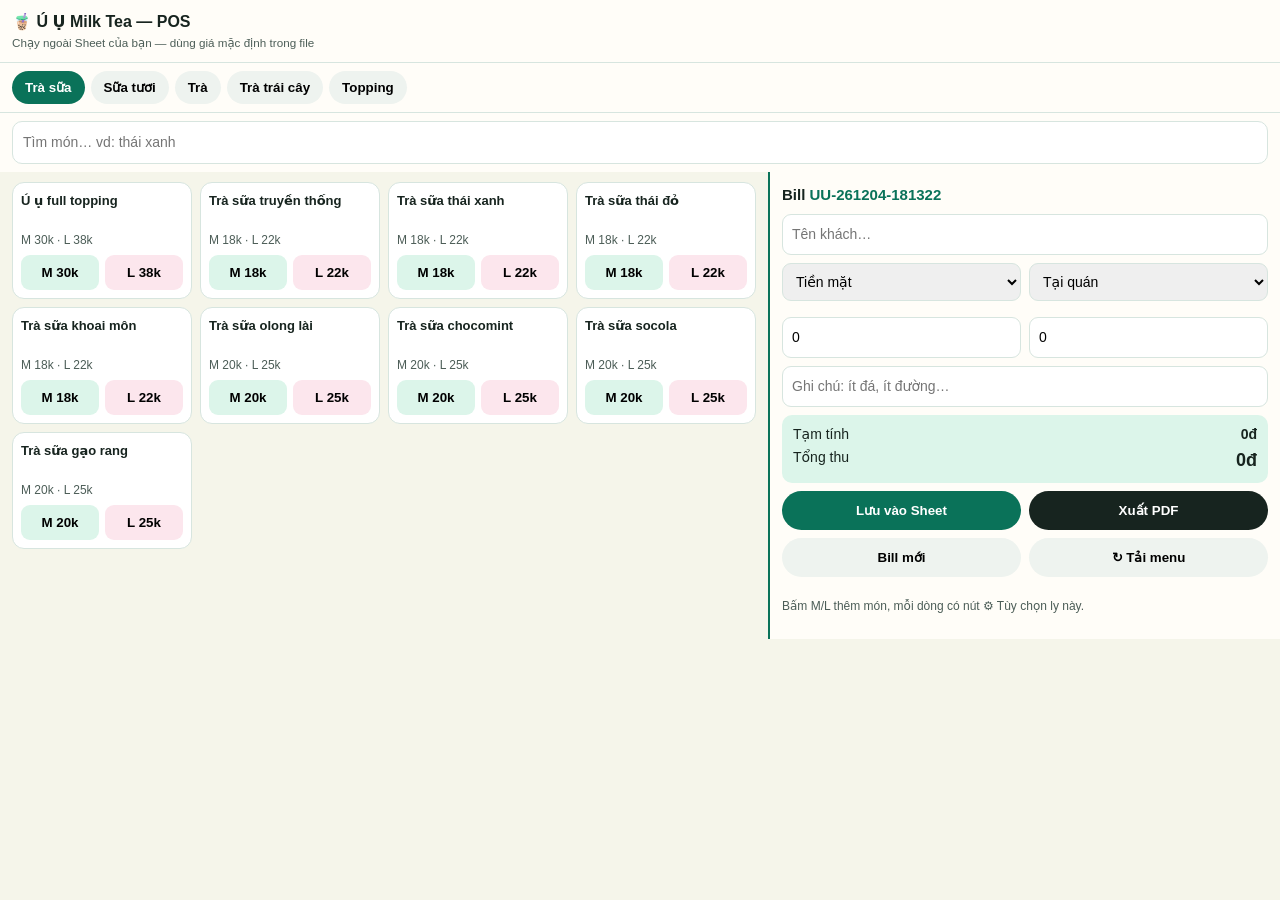
<file: POS.html>
<!DOCTYPE html>
<html lang="vi">
<head>
<base target="_top">
<meta charset="utf-8">
<meta name="viewport" content="width=device-width, initial-scale=1">
<style>
*{box-sizing:border-box}body{margin:0;font:400 14px/1.5 Arial,system-ui,sans-serif;background:#F5F5EA;color:#17241F}
.top{position:sticky;top:0;background:#FFFDF8;border-bottom:1px solid #D7E5DF;padding:10px 12px;z-index:5}
.top b{font-size:16px}.top small{color:#4C5D57;display:block}
.tabs{display:flex;gap:6px;overflow:auto;padding:8px 12px;background:#FFFDF8;position:sticky;top:57px;z-index:5;border-bottom:1px solid #D7E5DF}
.tab{border:0;background:#eef3ef;padding:9px 13px;border-radius:999px;white-space:nowrap;font-weight:700;cursor:pointer}
.tab.on{background:#0A7259;color:#fff}
.search{padding:8px 12px;background:#FFFDF8}.search input{width:100%;padding:10px;border:1.5px solid #D7E5DF;border-radius:10px;font:inherit}
.grid{display:grid;grid-template-columns:repeat(auto-fill,minmax(145px,1fr));gap:8px;padding:10px 12px}
.card{background:#fff;border:1.5px solid #D7E5DF;border-radius:12px;padding:8px;display:flex;flex-direction:column;gap:6px}
.card h4{margin:0;font-size:13px;min-height:34px}.card .pr{color:#4C5D57;font-size:12px}
.card .r{display:flex;gap:6px}.card button{flex:1;border:0;border-radius:9px;padding:10px 0;font-weight:800;cursor:pointer}
.m{background:#DCF5EA}.l{background:#FCE6ED}.a{background:#17241F;color:#fff;width:100%}
.cart{background:#FFFDF8;border-top:2px solid #0A7259;padding:12px;display:grid;gap:8px}
.cart h3{margin:0;font-size:15px}.cart h3 span{color:#0A7259}
.cart input,.cart select{width:100%;padding:9px;border:1.5px solid #D7E5DF;border-radius:9px;font:inherit}
.row2{display:grid;grid-template-columns:1fr 1fr;gap:8px}
.items{list-style:none;margin:0;padding:0;display:grid;gap:6px}
.it{background:#fff;border:1.5px solid #D7E5DF;border-radius:10px;padding:7px 9px}
.it .l1{display:flex;justify-content:space-between;font-weight:700;font-size:13px;gap:6px}
.it .l2{display:flex;align-items:center;gap:8px;margin-top:6px}
.q{display:flex;align-items:center;gap:8px}.q button{width:30px;height:30px;border-radius:50%;border:1.5px solid #D7E5DF;background:#fff;font-size:16px;cursor:pointer}
.it input.p{width:74px;padding:5px;border:1.5px solid #D7E5DF;border-radius:7px;font:inherit}
.rm{margin-left:auto;border:0;background:none;color:#C0325B;cursor:pointer}
.tsel{display:flex;flex-wrap:wrap;gap:5px;margin-top:7px}
.chip{display:inline-flex;align-items:center;gap:5px;background:#FCE6ED;border-radius:999px;padding:3px 4px 3px 9px;font-size:12px;font-weight:700}
.chip button{border:1px solid #D7E5DF;background:#fff;border-radius:50%;width:22px;height:22px;cursor:pointer;font-size:13px}
.tg{border:1.5px dashed #0A7259;background:#fff;color:#0A7259;border-radius:999px;padding:6px 11px;font-weight:800;cursor:pointer;font-size:12px}
.tbox{display:flex;flex-wrap:wrap;gap:5px;margin-top:7px}.tbox[hidden]{display:none}
.pk{border:0;background:#eef3ef;border-radius:999px;padding:7px 10px;font-size:12px;font-weight:700;cursor:pointer}
.osum{font-size:12px;color:#4C5D57;margin-top:6px}
.opts{border:1.5px dashed #D7E5DF;border-radius:10px;padding:9px;margin-top:7px;display:grid;gap:9px;background:#fff}
.opts[hidden]{display:none}.og{display:grid;gap:5px}.ot{margin:0;font-size:11px;font-weight:800;color:#4C5D57;text-transform:uppercase}
.or,.oc{display:flex;align-items:center;gap:8px;font-size:13px;background:#f6f6f0;border-radius:9px;padding:6px 9px;cursor:pointer}
.or input,.oc input{width:16px;height:16px}.otops{display:grid;gap:5px;max-height:200px;overflow:auto}
.oq{margin-left:auto;display:inline-flex;gap:5px;align-items:center}.oq button{width:23px;height:23px;border-radius:50%;border:1.5px solid #D7E5DF;background:#fff;cursor:pointer}
.oi{width:100%;padding:8px;border:1.5px solid #D7E5DF;border-radius:8px;font:inherit}
.total{background:#DCF5EA;border-radius:10px;padding:9px 11px;display:grid;gap:2px}
.total div{display:flex;justify-content:space-between}.total .g{font-size:18px;font-weight:800}
.act{display:flex;gap:8px}.btn{border:0;border-radius:999px;padding:12px;font-weight:800;cursor:pointer;flex:1}
.primary{background:#0A7259;color:#fff}.dark{background:#17241F;color:#fff}
.msg{font-size:12px;color:#4C5D57}
#print{display:none}
@media(min-width:800px){.wrap2{display:grid;grid-template-columns:1.2fr .8fr;gap:0;align-items:start}.cart{border-top:0;border-left:2px solid #0A7259;position:sticky;top:0;max-height:100vh;overflow:auto}}
@media print{body>*:not(#print){display:none!important}#print{display:block!important}.bill{width:72mm;margin:0 auto;color:#000;font-size:12px}.bill h1{font-size:16px;text-align:center;margin:0}.bill p{margin:2px 0}.bill table{width:100%;border-collapse:collapse}.bill td,.bill th{border-bottom:1px dashed #999;padding:3px 2px;font-size:12px;text-align:left}.bill .r{text-align:right}.bn{font-weight:800}.bsz{font-size:10px;color:#444}.bdt{font-size:11px}.bnt{font-size:11px;font-style:italic}}
</style>
</head>
<body>
<div class="top"><b>🧋 Ú Ụ Milk Tea — POS</b><small id="status">Đang tải menu từ Sheet…</small></div>
<div class="tabs" id="tabs">
<button class="tab on" data-c="trasua">Trà sữa</button><button class="tab" data-c="suatuoi">Sữa tươi</button><button class="tab" data-c="tra">Trà</button><button class="tab" data-c="traitraicay">Trà trái cây</button><button class="tab" data-c="topping">Topping</button>
</div>
<div class="search"><input id="q" placeholder="Tìm món… vd: thái xanh"></div>
<div class="wrap2">
<div><div class="grid" id="grid"></div></div>
<div class="cart">
<h3>Bill <span id="code">UU</span></h3>
<input id="cus" placeholder="Tên khách…">
<div class="row2">
<select id="pay"><option>Tiền mặt</option><option>Chuyển khoản</option><option>ShopeeFood</option><option>Nợ / khác</option></select>
<select id="ch"><option>Tại quán</option><option>Mang về</option><option>Ship &lt; 2km</option><option>Ship 2–5km</option><option>ShopeeFood</option></select>
</div>
<ul class="items" id="items"></ul>
<div class="row2">
<input id="disc" type="number" value="0" min="0" placeholder="Giảm (đ)">
<input id="ship" type="number" value="0" min="0" placeholder="Ship (đ)">
</div>
<input id="note" placeholder="Ghi chú: ít đá, ít đường…">
<div class="total"><div><span>Tạm tính</span><b id="sub">0đ</b></div><div><span>Tổng thu</span><b class="g" id="grand">0đ</b></div></div>
<div class="act"><button class="btn primary" id="save">Lưu vào Sheet</button><button class="btn dark" id="pdf">Xuất PDF</button></div>
<div style="display:flex;gap:8px"><button class="btn" id="new" style="flex:1;background:#eef3ef">Bill mới</button><button class="btn" id="reload" style="flex:1;background:#eef3ef">↻ Tải menu</button></div>
<p class="msg" id="msg">Bấm M/L thêm món, mỗi dòng có nút ⚙ Tùy chọn ly này.</p>
</div>
</div>
<div id="print"><div class="bill">
<h1>Ú Ụ MILK TEA</h1>
<p style="text-align:center">349 Huỳnh Thị Hai, Trung Mỹ Tây, TP.HCM<br>0981.328.096 · 0585.202.705</p>
<p><b>HÓA ĐƠN BÁN LẺ</b><br><span id="bCode"></span> · <span id="bTime"></span><br>Khách: <b id="bCus"></b> · <span id="bCh"></span> · TT: <span id="bPay"></span></p>
<table><thead><tr><th>Món</th><th>SL</th><th class="r">TT</th></tr></thead><tbody id="bItems"></tbody></table>
<p>Tạm tính: <span id="bSub"></span><br>Giảm: <span id="bDisc"></span> · Ship: <span id="bShip"></span><br><b id="bGrand" style="font-size:16px"></b><br><span id="bNote"></span></p>
<p style="text-align:center">Cảm ơn bạn đã ủng hộ trà sữa nhà làm!</p>
</div></div>
<script>
var DEFAULT=[
{id:'ts01',ten:'Ú ụ full topping',nhom:'trasua',giaM:30000,giaL:38000,note:'M 30-32/L 38-40'},
{id:'ts02',ten:'Trà sữa truyền thống',nhom:'trasua',giaM:18000,giaL:22000},
{id:'ts03',ten:'Trà sữa thái xanh',nhom:'trasua',giaM:18000,giaL:22000},
{id:'ts04',ten:'Trà sữa thái đỏ',nhom:'trasua',giaM:18000,giaL:22000},
{id:'ts05',ten:'Trà sữa khoai môn',nhom:'trasua',giaM:18000,giaL:22000},
{id:'ts06',ten:'Trà sữa olong lài',nhom:'trasua',giaM:20000,giaL:25000},
{id:'ts07',ten:'Trà sữa chocomint',nhom:'trasua',giaM:20000,giaL:25000},
{id:'ts08',ten:'Trà sữa socola',nhom:'trasua',giaM:20000,giaL:25000},
{id:'ts09',ten:'Trà sữa gạo rang',nhom:'trasua',giaM:20000,giaL:25000},
{id:'st01',ten:'Sữa tươi cf sương sáo',nhom:'suatuoi',giaM:25000,giaL:30000},
{id:'st02',ten:'Sữa tươi tc đường đen',nhom:'suatuoi',giaM:25000,giaL:30000},
{id:'st03',ten:'Matcha latte',nhom:'suatuoi',giaM:27000,giaL:32000},
{id:'st04',ten:'Khoai môn latte',nhom:'suatuoi',giaM:27000,giaL:32000},
{id:'st05',ten:'Cacao latte',nhom:'suatuoi',giaM:27000,giaL:32000},
{id:'tr01',ten:'Hồng trà',nhom:'tra',giaM:12000,giaL:17000},
{id:'tr02',ten:'Hồng trà tắc',nhom:'tra',giaM:12000,giaL:17000},
{id:'tr03',ten:'Trà tắc thái xanh',nhom:'tra',giaM:12000,giaL:17000},
{id:'tr04',ten:'Lục trà lài',nhom:'tra',giaM:12000,giaL:17000},
{id:'tr05',ten:'Lục trà tắc',nhom:'tra',giaM:12000,giaL:17000},
{id:'tc01',ten:'Trà ổi hồng',nhom:'traitraicay',giaM:25000,giaL:30000},
{id:'tc02',ten:'Trà đào',nhom:'traitraicay',giaM:25000,giaL:30000},
{id:'tc03',ten:'Trà vải',nhom:'traitraicay',giaM:25000,giaL:30000},
{id:'tc04',ten:'Trà xoài chanh dây',nhom:'traitraicay',giaM:25000,giaL:30000},
{id:'tc05',ten:'Trà nhiệt đới',nhom:'traitraicay',giaM:25000,giaL:30000},
{id:'tc06',ten:'Trà tắc xí muội',nhom:'traitraicay',giaM:15000,giaL:20000},
{id:'tc07',ten:'Trà dưa lưới',nhom:'traitraicay',giaM:25000,giaL:30000},
{id:'tc08',ten:'Trà dâu',nhom:'traitraicay',giaM:25000,giaL:30000},
{id:'tc09',ten:'Trà đặc thơm (dứa)',nhom:'traitraicay',giaM:27000,giaL:32000},
{id:'tp01',ten:'Trân châu dừa',nhom:'topping',gia:6000},{id:'tp02',ten:'Trân châu đen',nhom:'topping',gia:6000},
{id:'tp03',ten:'Trân châu trắng',nhom:'topping',gia:6000},{id:'tp04',ten:'Trân châu phô mai',nhom:'topping',gia:1000,note:'1k/viên'},
{id:'tp05',ten:'Trân châu củ năng',nhom:'topping',gia:6000},{id:'tp06',ten:'Khoai dẻo',nhom:'topping',gia:5000},
{id:'tp07',ten:'Sương sáo',nhom:'topping',gia:5000},{id:'tp08',ten:'Rau câu phô mai',nhom:'topping',gia:6000},
{id:'tp09',ten:'Pudding socola',nhom:'topping',gia:5000},{id:'tp10',ten:'Pudding trứng',nhom:'topping',gia:5000},
{id:'tp11',ten:'Khúc bạch tảng',nhom:'topping',gia:5000},{id:'tp12',ten:'Khúc bạch',nhom:'topping',gia:6000},
{id:'tp13',ten:'Khúc bạch bảy màu',nhom:'topping',gia:6000},{id:'tp14',ten:'Khúc bạch donut',nhom:'topping',gia:14000},
{id:'tp15',ten:'Khúc bạch chân mèo',nhom:'topping',gia:6000},{id:'tp16',ten:'Khúc bạch jerry',nhom:'topping',gia:6000},
{id:'tp17',ten:'Kem trứng',nhom:'topping',gia:6000},{id:'tp18',ten:'Kem cheese',nhom:'topping',gia:6000},
{id:'tp19',ten:'Khoai môn tươi',nhom:'topping',gia:6000}];
var MENU=DEFAULT.slice(),cart=[],cat='trasua',code=newCode();
var IN_SHEET=(typeof google!=='undefined'&&google.script&&google.script.run);
function $(id){return document.getElementById(id)}
function newCode(){var d=new Date(),p=function(n){return String(n).padStart(2,'0')};return 'UU-'+d.getFullYear().toString().slice(2)+p(d.getMonth()+1)+p(d.getDate())+'-'+p(d.getHours())+p(d.getMinutes())+p(d.getSeconds())}
function fmt(n){return (Number(n)||0).toLocaleString('vi-VN')+'đ'}
function fmtK(n){n=Number(n)||0;return n>=1000?(n/1000)+'k':n+'đ'}
function loadMenu(){
  $('status').textContent='Đang tải menu từ Sheet…';
  if(IN_SHEET){google.script.run.withSuccessHandler(function(m){if(m&&m.length){MENU=m;$('status').textContent='Đã nối Sheet · '+m.length+' món';}else{$('status').textContent='Sheet trống — dùng giá mặc định';}renderMenu();}).withFailureHandler(function(){$('status').textContent='Lỗi Sheet — dùng giá mặc định';renderMenu();}).getMenu();}
  else{var url='';try{url=(localStorage.getItem('pos_api')||'').trim()}catch(e){}
    if(!url){$('status').textContent='Chạy ngoài Sheet của bạn — dùng giá mặc định trong file';renderMenu();return;}
    fetch(url+'?action=menu').then(function(r){return r.json()}).then(function(j){if(j.menu){MENU=j.menu;$('status').textContent='Đã nối Sheet · '+MENU.length+' món';}renderMenu()}).catch(function(){$('status').textContent='Không tải được Sheet — dùng giá mặc định';renderMenu()});}
}
function renderMenu(){
  var q=($('q').value||'').toLowerCase(),g=$('grid');g.innerHTML='';
  MENU.filter(function(m){return m.nhom===cat&&(!q||m.ten.toLowerCase().indexOf(q)>=0)}).forEach(function(m){
    var d=document.createElement('div');d.className='card';
    if(m.nhom==='topping'){d.innerHTML='<h4>'+m.ten+'</h4><div class="pr">'+fmt(m.gia)+'</div>';
      var b=document.createElement('button');b.className='a';b.textContent='+ Thêm '+fmtK(m.gia);
      b.onclick=function(){add(m.id,m.ten,'TP',m.gia)};d.appendChild(b);}
    else{d.innerHTML='<h4>'+m.ten+'</h4><div class="pr">M '+fmtK(m.giaM)+' · L '+fmtK(m.giaL)+'</div><div class="r"></div>';
      var r=d.querySelector('.r'),bm=document.createElement('button');bm.className='m';bm.textContent='M '+fmtK(m.giaM);
      var bl=document.createElement('button');bl.className='l';bl.textContent='L '+fmtK(m.giaL);
      bm.onclick=function(){add(m.id,m.ten,'M',m.giaM)};bl.onclick=function(){add(m.id,m.ten,'L',m.giaL)};
      r.appendChild(bm);r.appendChild(bl);}
    g.appendChild(d);});
}
var SG=['100%','70%','50%','30%','Không đường'],IC=['Nhiều đá','Ít đá','Không đá','Đá riêng'];
function tops(){return MENU.filter(function(m){return m.nhom==='topping'})}
function byId(id){var f=null;MENU.forEach(function(m){if(m.id===id)f=m});return f}
function tsum(c){var s=0;(c.tops||[]).forEach(function(t){s+=t.price*t.qty});return s}
function unit(c){return c.price+tsum(c)}function ltot(c){return unit(c)*c.qty}
function ttx(c){if(!c.tops||!c.tops.length)return '';return c.tops.map(function(t){return t.name+(t.qty>1?' x'+t.qty:'')}).join(', ')}
function otx(c){var p=[];if(c.size!=='TP'){if(c.sugar&&c.sugar!=='100%')p.push('Đường '+c.sugar);if(c.ice&&c.ice!=='Nhiều đá')p.push(c.ice)}
  var t=ttx(c);if(t)p.push('+'+t);if(c.note)p.push(c.note);return p.join(' · ')}
function isDef(c){return(!c.tops||!c.tops.length)&&!c.owner&&!c.note&&c.sugar==='100%'&&c.ice==='Nhiều đá'}
function add(id,name,size,price){var f=null;cart.forEach(function(c){if(c.id===id&&c.size===size&&c.price===price&&isDef(c))f=c});
  if(f)f.qty++;else cart.push({k:id+size+price+Date.now(),id:id,name:name,size:size,price:price,qty:1,tops:[],owner:'',sugar:'100%',ice:'Nhiều đá',note:'',open:false});renderCart();}
function setSize(i,s){var c=cart[i],m=byId(c.id);if(!m||m.nhom==='topping')return;c.size=s;c.price=(s==='L')?m.giaL:m.giaM;renderCart();}
function E(t,cl,tx){var e=document.createElement(t);if(cl)e.className=cl;if(tx!=null)e.textContent=tx;return e}
function buildOpts(box,c,i,tls){box.innerHTML='';var m=byId(c.id);
  var g1=E('div','og');g1.appendChild(E('p','ot','Tên ly (optional)'));
  var ow=E('input','oi');ow.placeholder='Vd: An, Ly 1…';ow.value=c.owner||'';ow.onchange=function(){c.owner=ow.value.trim();renderCart()};g1.appendChild(ow);box.appendChild(g1);
  if(m&&m.nhom!=='topping'){var g2=E('div','og');g2.appendChild(E('p','ot','Size (chọn 1)'));
    [['M',m.giaM],['L',m.giaL]].forEach(function(pr){var lb=E('label','or');var r=E('input');r.type='radio';r.name='sz'+i;r.checked=(c.size===pr[0]);
      r.onchange=function(){setSize(i,pr[0])};lb.appendChild(r);lb.appendChild(E('span',null,pr[0]+' · '+fmtK(pr[1])));g2.appendChild(lb)});box.appendChild(g2)}
  var g3=E('div','og');g3.appendChild(E('p','ot','Topping (chọn nhiều)'));var tw=E('div','otops');g3.appendChild(tw);
  tls.forEach(function(tp){var has=null;(c.tops||[]).forEach(function(t){if(t.id===tp.id)has=t});
    var lb=E('label','oc');var cb=E('input');cb.type='checkbox';cb.checked=!!has;
    cb.onchange=function(){if(cb.checked&&!has)c.tops.push({id:tp.id,name:tp.ten,price:tp.gia,qty:1});
      if(!cb.checked&&has)c.tops=c.tops.filter(function(t){return t.id!==tp.id});renderCart()};
    lb.appendChild(cb);lb.appendChild(E('span',null,tp.ten+' '+fmtK(tp.gia)));
    if(has){var q=E('span','oq');var bm=E('button',null,'−');bm.type='button';var n=E('b',null,'x'+has.qty);var bp=E('button',null,'+');bp.type='button';
      bm.onclick=function(e){e.preventDefault();has.qty--;if(has.qty<=0)c.tops=c.tops.filter(function(t){return t.id!==tp.id});renderCart()};
      bp.onclick=function(e){e.preventDefault();has.qty++;renderCart()};q.appendChild(bm);q.appendChild(n);q.appendChild(bp);lb.appendChild(q)}
    tw.appendChild(lb)});box.appendChild(g3);
  var g4=E('div','og');g4.appendChild(E('p','ot','Lượng đường (chọn 1)'));
  SG.forEach(function(s){var lb=E('label','or');var r=E('input');r.type='radio';r.name='sg'+i;r.checked=(c.sugar===s);
    r.onchange=function(){c.sugar=s;renderCart()};lb.appendChild(r);lb.appendChild(E('span',null,s));g4.appendChild(lb)});box.appendChild(g4);
  var g5=E('div','og');g5.appendChild(E('p','ot','Đá (chọn 1)'));
  IC.forEach(function(s){var lb=E('label','or');var r=E('input');r.type='radio';r.name='ic'+i;r.checked=(c.ice===s);
    r.onchange=function(){c.ice=s;renderCart()};lb.appendChild(r);lb.appendChild(E('span',null,s));g5.appendChild(lb)});box.appendChild(g5);
  var g6=E('div','og');g6.appendChild(E('p','ot','Ghi chú cho quán'));
  var nt=E('input','oi');nt.placeholder='Ít ngọt, thêm đá…';nt.value=c.note||'';nt.onchange=function(){c.note=nt.value.trim();renderCart()};g6.appendChild(nt);box.appendChild(g6);}
function tot(){var s=0;cart.forEach(function(c){s+=ltot(c)});var d=+$('disc').value||0,sh=+$('ship').value||0;return{sub:s,d:d,sh:sh,g:Math.max(0,s-d+sh)}}
function renderCart(){var ul=$('items');ul.innerHTML='';var tls=tops();cart.forEach(function(c,i){
  var li=document.createElement('li');li.className='it';
  li.innerHTML='<div class="l1"><span></span><span></span></div><div class="l2"></div><div class="osum"></div><div class="opts" hidden></div>';
  li.querySelector('.l1 span:first-child').textContent=(c.owner?c.owner+': ':'')+c.name+(c.size!=='TP'?' ('+c.size+')':'');
  li.querySelector('.l1 span:last-child').textContent=fmt(ltot(c));
  var l2=li.querySelector('.l2'),qv=document.createElement('div');qv.className='q';
  var bm=document.createElement('button');bm.textContent='−',n=document.createElement('b');n.textContent=c.qty,bp=document.createElement('button');bp.textContent='+';
  bm.onclick=function(){c.qty--;if(c.qty<=0)cart.splice(i,1);renderCart()};bp.onclick=function(){c.qty++;renderCart()};
  qv.appendChild(bm);qv.appendChild(n);qv.appendChild(bp);
  var rm=document.createElement('button');rm.className='rm';rm.textContent='Xóa';rm.onclick=function(){cart.splice(i,1);renderCart()};
  l2.appendChild(qv);l2.appendChild(rm);
  var sm=li.querySelector('.osum'),o=otx(c);sm.textContent=o;
  if(c.size!=='TP'){var tg=document.createElement('button');tg.className='tg';
    tg.textContent=c.open?'▾ Thu gọn tùy chọn':'⚙ Tùy chọn ly này'+((c.tops&&c.tops.length)||!isDef(c)?' ('+((c.tops||[]).length+(!isDef(c)?1:0))+')':'');
    var box=li.querySelector('.opts');tg.onclick=function(){c.open=!c.open;renderCart()};sm.appendChild(document.createElement('br'));sm.appendChild(tg);
    if(c.open){box.hidden=false;buildOpts(box,c,i,tls)}}
  ul.appendChild(li);});
  var t=tot();$('sub').textContent=fmt(t.sub);$('grand').textContent=fmt(t.g);$('code').textContent=code;}
function order(){var t=tot();return{ma_don:code,thoi_gian:new Date().toISOString(),ten_khach:$('cus').value,kenh:$('ch').value,thanh_toan:$('pay').value,tam_tinh:t.sub,giam_gia:t.d,disc:t.d,ship:t.sh,tong_cong:t.g,ghi_chu:$('note').value,items:cart.map(function(c){var u=unit(c);return{ten:c.name,size:c.size,so_luong:c.qty,don_gia:u,thanh_tien:u*c.qty,chu_ly:c.owner||'',topping:ttx(c),duong:c.size==='TP'?'':c.sugar,da:c.size==='TP'?'':c.ice,ghi_chu:c.note||''}})}}
$('save').onclick=function(){if(!cart.length){$('msg').textContent='Bill trống.';return}
  var o=order();$('msg').textContent='Đang lưu…';
  if(IN_SHEET){google.script.run.withSuccessHandler(function(){ $('msg').textContent='Đã lưu '+o.ma_don+' vào Sheet.'}).withFailureHandler(function(){$('msg').textContent='Lỗi lưu.'}).saveOrder(o);}
  else{var url='';try{url=localStorage.getItem('pos_api')||''}catch(e){}
    if(!url){$('msg').textContent='Đã ghi bill (chưa nối Sheet).';return}
    fetch(url,{method:'POST',body:JSON.stringify({action:'save',order:o})}).then(function(){$('msg').textContent='Đã lưu '+o.ma_don}).catch(function(){$('msg').textContent='Lỗi mạng.'})}};
$('pdf').onclick=function(){if(!cart.length)return;var o=order();
  $('bCode').textContent=o.ma_don;$('bTime').textContent=new Date().toLocaleString('vi-VN');
  $('bCus').textContent=o.ten_khach||'—';$('bCh').textContent=o.kenh;$('bPay').textContent=o.thanh_toan;
  var tb=$('bItems');tb.innerHTML='';o.items.forEach(function(it){var tr=document.createElement('tr');
  function esc(s){return String(s==null?'':s).replace(/&/g,'&amp;').replace(/</g,'&lt;').replace(/>/g,'&gt;')}
  var h='<span class="bn">'+esc(it.ten)+'</span>';
  if(it.size!=='TP')h+=' <span class="bsz">('+esc(it.size)+')</span>';
  var dt=[];if(it.size!=='TP'&&it.duong&&it.duong!=='100%')dt.push('Đường '+esc(it.duong));
  if(it.size!=='TP'&&it.da&&it.da!=='Nhiều đá')dt.push(esc(it.da));if(it.topping)dt.push('+'+esc(it.topping));
  if(dt.length)h+='<div class="bdt">'+dt.join(' · ')+'</div>';
  var nt=[];if(it.chu_ly)nt.push('Ly của: '+esc(it.chu_ly));if(it.ghi_chu)nt.push('Ghi chú: '+esc(it.ghi_chu));
  if(nt.length)h+='<div class="bnt">'+nt.join(' · ')+'</div>';
  tr.innerHTML='<td>'+h+'</td><td>'+it.so_luong+'</td><td class="r">'+Number(it.thanh_tien).toLocaleString('vi-VN')+'</td>';tb.appendChild(tr)});
  $('bSub').textContent=fmt(o.tam_tinh);var dd=o.giam_gia||o.disc||0;$('bDisc').textContent=dd?('−'+Number(dd).toLocaleString('vi-VN')):'0';$('bShip').textContent=fmt(o.ship||0);$('bGrand').textContent='TỔNG: '+fmt(o.tong_cong);$('bNote').textContent=o.ghi_chu||'';
  window.print();};
$('new').onclick=function(){cart=[];code=newCode();$('cus').value='';$('note').value='';$('disc').value=0;$('ship').value=0;renderCart();$('msg').textContent='Bill mới.'};
$('reload').onclick=loadMenu;
document.querySelectorAll('#tabs .tab').forEach(function(t){t.onclick=function(){document.querySelectorAll('#tabs .tab').forEach(function(x){x.classList.remove('on')});t.classList.add('on');cat=t.dataset.c;renderMenu()}});
$('q').oninput=renderMenu;$('disc').oninput=renderCart;$('ship').oninput=renderCart;
renderMenu();renderCart();loadMenu();
</script>
</body>
</html>
</file>
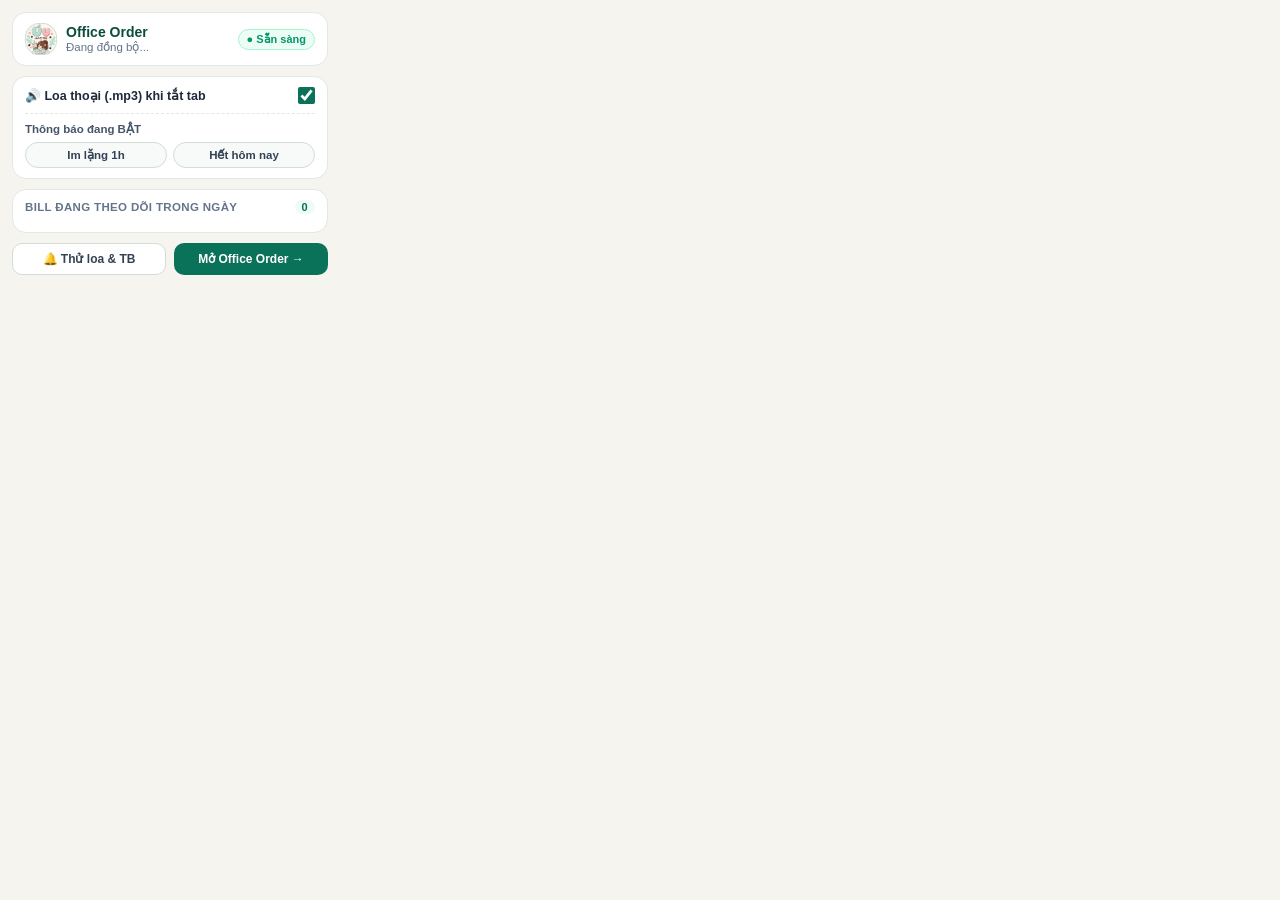
<file: chrome-extension/popup.html>
<!DOCTYPE html>
<html lang="vi">
<head>
  <meta charset="UTF-8">
  <title>Office Order</title>
  <link rel="stylesheet" href="popup.css">
</head>
<body>
  <div class="app">
    <header class="head">
      <div class="brand">
        <img src="icons/icon-192.png" alt="Logo" class="brand-logo">
        <div>
          <div class="brand-title">Office Order</div>
          <div class="brand-sub" id="userLabel">Đang đồng bộ...</div>
        </div>
      </div>
      <span class="live-pill" id="livePill">● Sẵn sàng</span>
    </header>

    <section class="controls">
      <label class="toggle-row">
        <span>🔊 Loa thoại (.mp3) khi tắt tab</span>
        <input type="checkbox" id="chkAudio" checked>
      </label>

      <div class="mute-bar">
        <span class="mute-lbl" id="muteStatus">Thông báo đang BẬT</span>
        <div class="mute-btns">
          <button type="button" class="btn-chip" id="btnMute1h">Im lặng 1h</button>
          <button type="button" class="btn-chip" id="btnMuteDay">Hết hôm nay</button>
          <button type="button" class="btn-chip is-unmute" id="btnUnmute" hidden>Bật lại</button>
        </div>
      </div>
    </section>

    <section class="bills-sec">
      <div class="sec-head">
        <span>Bill đang theo dõi trong ngày</span>
        <span class="sec-cnt" id="billCount">0</span>
      </div>
      <div class="bills-list" id="billsList"></div>
    </section>

    <footer class="foot">
      <button type="button" class="btn-foot ghost" id="btnTestAlert">🔔 Thử loa &amp; TB</button>
      <button type="button" class="btn-foot primary" id="btnOpenWeb">Mở Office Order →</button>
    </footer>
  </div>
  <script src="popup.js"></script>
</body>
</html>
</file>
<file: assets/css/fonts.css>
@font-face {
  font-family: 'Baloo 2';
  font-style: normal;
  font-weight: 600;
  font-display: swap;
  src: url(../fonts/Baloo2-600-vietnamese.woff2) format('woff2');
  unicode-range: U+0102-0103, U+0110-0111, U+0128-0129, U+0168-0169, U+01A0-01A1, U+01AF-01B0, U+0300-0301, U+0303-0304, U+0308-0309, U+0323, U+0329, U+1EA0-1EF9, U+20AB;
}
@font-face {
  font-family: 'Baloo 2';
  font-style: normal;
  font-weight: 600;
  font-display: swap;
  src: url(../fonts/Baloo2-600-latin-ext.woff2) format('woff2');
  unicode-range: U+0100-02BA, U+02BD-02C5, U+02C7-02CC, U+02CE-02D7, U+02DD-02FF, U+0304, U+0308, U+0329, U+1D00-1DBF, U+1E00-1E9F, U+1EF2-1EFF, U+2020, U+20A0-20AB, U+20AD-20C0, U+2113, U+2C60-2C7F, U+A720-A7FF;
}
@font-face {
  font-family: 'Baloo 2';
  font-style: normal;
  font-weight: 600;
  font-display: swap;
  src: url(../fonts/Baloo2-600-latin.woff2) format('woff2');
  unicode-range: U+0000-00FF, U+0131, U+0152-0153, U+02BB-02BC, U+02C6, U+02DA, U+02DC, U+0304, U+0308, U+0329, U+2000-206F, U+20AC, U+2122, U+2191, U+2193, U+2212, U+2215, U+FEFF, U+FFFD;
}
@font-face {
  font-family: 'Baloo 2';
  font-style: normal;
  font-weight: 700;
  font-display: swap;
  src: url(../fonts/Baloo2-700-vietnamese.woff2) format('woff2');
  unicode-range: U+0102-0103, U+0110-0111, U+0128-0129, U+0168-0169, U+01A0-01A1, U+01AF-01B0, U+0300-0301, U+0303-0304, U+0308-0309, U+0323, U+0329, U+1EA0-1EF9, U+20AB;
}
@font-face {
  font-family: 'Baloo 2';
  font-style: normal;
  font-weight: 700;
  font-display: swap;
  src: url(../fonts/Baloo2-700-latin-ext.woff2) format('woff2');
  unicode-range: U+0100-02BA, U+02BD-02C5, U+02C7-02CC, U+02CE-02D7, U+02DD-02FF, U+0304, U+0308, U+0329, U+1D00-1DBF, U+1E00-1E9F, U+1EF2-1EFF, U+2020, U+20A0-20AB, U+20AD-20C0, U+2113, U+2C60-2C7F, U+A720-A7FF;
}
@font-face {
  font-family: 'Baloo 2';
  font-style: normal;
  font-weight: 700;
  font-display: swap;
  src: url(../fonts/Baloo2-700-latin.woff2) format('woff2');
  unicode-range: U+0000-00FF, U+0131, U+0152-0153, U+02BB-02BC, U+02C6, U+02DA, U+02DC, U+0304, U+0308, U+0329, U+2000-206F, U+20AC, U+2122, U+2191, U+2193, U+2212, U+2215, U+FEFF, U+FFFD;
}
@font-face {
  font-family: 'Baloo 2';
  font-style: normal;
  font-weight: 800;
  font-display: swap;
  src: url(../fonts/Baloo2-800-vietnamese.woff2) format('woff2');
  unicode-range: U+0102-0103, U+0110-0111, U+0128-0129, U+0168-0169, U+01A0-01A1, U+01AF-01B0, U+0300-0301, U+0303-0304, U+0308-0309, U+0323, U+0329, U+1EA0-1EF9, U+20AB;
}
@font-face {
  font-family: 'Baloo 2';
  font-style: normal;
  font-weight: 800;
  font-display: swap;
  src: url(../fonts/Baloo2-800-latin-ext.woff2) format('woff2');
  unicode-range: U+0100-02BA, U+02BD-02C5, U+02C7-02CC, U+02CE-02D7, U+02DD-02FF, U+0304, U+0308, U+0329, U+1D00-1DBF, U+1E00-1E9F, U+1EF2-1EFF, U+2020, U+20A0-20AB, U+20AD-20C0, U+2113, U+2C60-2C7F, U+A720-A7FF;
}
@font-face {
  font-family: 'Baloo 2';
  font-style: normal;
  font-weight: 800;
  font-display: swap;
  src: url(../fonts/Baloo2-800-latin.woff2) format('woff2');
  unicode-range: U+0000-00FF, U+0131, U+0152-0153, U+02BB-02BC, U+02C6, U+02DA, U+02DC, U+0304, U+0308, U+0329, U+2000-206F, U+20AC, U+2122, U+2191, U+2193, U+2212, U+2215, U+FEFF, U+FFFD;
}
@font-face {
  font-family: 'Be Vietnam Pro';
  font-style: normal;
  font-weight: 400;
  font-display: swap;
  src: url(../fonts/BeVietnamPro-400-vietnamese.woff2) format('woff2');
  unicode-range: U+0102-0103, U+0110-0111, U+0128-0129, U+0168-0169, U+01A0-01A1, U+01AF-01B0, U+0300-0301, U+0303-0304, U+0308-0309, U+0323, U+0329, U+1EA0-1EF9, U+20AB;
}
@font-face {
  font-family: 'Be Vietnam Pro';
  font-style: normal;
  font-weight: 400;
  font-display: swap;
  src: url(../fonts/BeVietnamPro-400-latin-ext.woff2) format('woff2');
  unicode-range: U+0100-02BA, U+02BD-02C5, U+02C7-02CC, U+02CE-02D7, U+02DD-02FF, U+0304, U+0308, U+0329, U+1D00-1DBF, U+1E00-1E9F, U+1EF2-1EFF, U+2020, U+20A0-20AB, U+20AD-20C0, U+2113, U+2C60-2C7F, U+A720-A7FF;
}
@font-face {
  font-family: 'Be Vietnam Pro';
  font-style: normal;
  font-weight: 400;
  font-display: swap;
  src: url(../fonts/BeVietnamPro-400-latin.woff2) format('woff2');
  unicode-range: U+0000-00FF, U+0131, U+0152-0153, U+02BB-02BC, U+02C6, U+02DA, U+02DC, U+0304, U+0308, U+0329, U+2000-206F, U+20AC, U+2122, U+2191, U+2193, U+2212, U+2215, U+FEFF, U+FFFD;
}
@font-face {
  font-family: 'Be Vietnam Pro';
  font-style: normal;
  font-weight: 500;
  font-display: swap;
  src: url(../fonts/BeVietnamPro-500-vietnamese.woff2) format('woff2');
  unicode-range: U+0102-0103, U+0110-0111, U+0128-0129, U+0168-0169, U+01A0-01A1, U+01AF-01B0, U+0300-0301, U+0303-0304, U+0308-0309, U+0323, U+0329, U+1EA0-1EF9, U+20AB;
}
@font-face {
  font-family: 'Be Vietnam Pro';
  font-style: normal;
  font-weight: 500;
  font-display: swap;
  src: url(../fonts/BeVietnamPro-500-latin-ext.woff2) format('woff2');
  unicode-range: U+0100-02BA, U+02BD-02C5, U+02C7-02CC, U+02CE-02D7, U+02DD-02FF, U+0304, U+0308, U+0329, U+1D00-1DBF, U+1E00-1E9F, U+1EF2-1EFF, U+2020, U+20A0-20AB, U+20AD-20C0, U+2113, U+2C60-2C7F, U+A720-A7FF;
}
@font-face {
  font-family: 'Be Vietnam Pro';
  font-style: normal;
  font-weight: 500;
  font-display: swap;
  src: url(../fonts/BeVietnamPro-500-latin.woff2) format('woff2');
  unicode-range: U+0000-00FF, U+0131, U+0152-0153, U+02BB-02BC, U+02C6, U+02DA, U+02DC, U+0304, U+0308, U+0329, U+2000-206F, U+20AC, U+2122, U+2191, U+2193, U+2212, U+2215, U+FEFF, U+FFFD;
}
@font-face {
  font-family: 'Be Vietnam Pro';
  font-style: normal;
  font-weight: 600;
  font-display: swap;
  src: url(../fonts/BeVietnamPro-600-vietnamese.woff2) format('woff2');
  unicode-range: U+0102-0103, U+0110-0111, U+0128-0129, U+0168-0169, U+01A0-01A1, U+01AF-01B0, U+0300-0301, U+0303-0304, U+0308-0309, U+0323, U+0329, U+1EA0-1EF9, U+20AB;
}
@font-face {
  font-family: 'Be Vietnam Pro';
  font-style: normal;
  font-weight: 600;
  font-display: swap;
  src: url(../fonts/BeVietnamPro-600-latin-ext.woff2) format('woff2');
  unicode-range: U+0100-02BA, U+02BD-02C5, U+02C7-02CC, U+02CE-02D7, U+02DD-02FF, U+0304, U+0308, U+0329, U+1D00-1DBF, U+1E00-1E9F, U+1EF2-1EFF, U+2020, U+20A0-20AB, U+20AD-20C0, U+2113, U+2C60-2C7F, U+A720-A7FF;
}
@font-face {
  font-family: 'Be Vietnam Pro';
  font-style: normal;
  font-weight: 600;
  font-display: swap;
  src: url(../fonts/BeVietnamPro-600-latin.woff2) format('woff2');
  unicode-range: U+0000-00FF, U+0131, U+0152-0153, U+02BB-02BC, U+02C6, U+02DA, U+02DC, U+0304, U+0308, U+0329, U+2000-206F, U+20AC, U+2122, U+2191, U+2193, U+2212, U+2215, U+FEFF, U+FFFD;
}
@font-face {
  font-family: 'Be Vietnam Pro';
  font-style: normal;
  font-weight: 700;
  font-display: swap;
  src: url(../fonts/BeVietnamPro-700-vietnamese.woff2) format('woff2');
  unicode-range: U+0102-0103, U+0110-0111, U+0128-0129, U+0168-0169, U+01A0-01A1, U+01AF-01B0, U+0300-0301, U+0303-0304, U+0308-0309, U+0323, U+0329, U+1EA0-1EF9, U+20AB;
}
@font-face {
  font-family: 'Be Vietnam Pro';
  font-style: normal;
  font-weight: 700;
  font-display: swap;
  src: url(../fonts/BeVietnamPro-700-latin-ext.woff2) format('woff2');
  unicode-range: U+0100-02BA, U+02BD-02C5, U+02C7-02CC, U+02CE-02D7, U+02DD-02FF, U+0304, U+0308, U+0329, U+1D00-1DBF, U+1E00-1E9F, U+1EF2-1EFF, U+2020, U+20A0-20AB, U+20AD-20C0, U+2113, U+2C60-2C7F, U+A720-A7FF;
}
@font-face {
  font-family: 'Be Vietnam Pro';
  font-style: normal;
  font-weight: 700;
  font-display: swap;
  src: url(../fonts/BeVietnamPro-700-latin.woff2) format('woff2');
  unicode-range: U+0000-00FF, U+0131, U+0152-0153, U+02BB-02BC, U+02C6, U+02DA, U+02DC, U+0304, U+0308, U+0329, U+2000-206F, U+20AC, U+2122, U+2191, U+2193, U+2212, U+2215, U+FEFF, U+FFFD;
}
</file>
<file: assets/css/style.css>
/* ==========================================================================
   Ú Ụ Milk Tea — one page
   Shape rule: pill for buttons / chips / tabs, 20px for cards & images.
   Palette rule: mint is the accent, pink is the supporting brand colour,
   used consistently on every section in both colour modes.
   ========================================================================== */

:root {
  color-scheme: light;

  --bg: #F5F5EA;
  --surface: #FFFDF8;
  --tint-mint: #DCF5EA;
  --tint-pink: #FCE6ED;
  --ink: #17241F;
  --ink-2: #4C5D57;
  --line: #D7E5DF;
  --accent: #6FCFB2;
  --accent-strong: #0A7259;
  --on-accent: #F7F8F0;
  --pink: #F794B0;
  --pink-strong: #C0325B;
  --on-pink: #FFF7F9;
  --chip: rgba(23, 36, 31, .07);

  --shadow-sm: 0 14px 30px -18px rgba(10, 114, 89, .45);
  --shadow: 0 28px 60px -30px rgba(10, 114, 89, .4);

  --nav-h: 68px;
  --wrap: 1240px;
  --radius: 20px;

  --font-display: 'Baloo 2', 'Be Vietnam Pro', system-ui, sans-serif;
  --font-body: 'Be Vietnam Pro', system-ui, -apple-system, 'Segoe UI', sans-serif;
}

/* The brand is pastel by definition — the site stays bright in both OS
   modes, matching the shop's own banners. No dark palette. */

/* --------------------------------------------------------------- reset -- */

*, *::before, *::after { box-sizing: border-box; }

html {
  -webkit-text-size-adjust: 100%;
  scroll-behavior: smooth;
  scroll-padding-top: calc(var(--nav-h) + 16px);
}

body {
  margin: 0;
  background: var(--bg);
  color: var(--ink);
  font: 400 1rem/1.65 var(--font-body);
  -webkit-font-smoothing: antialiased;
  overflow-x: hidden;
}

img { display: block; max-width: 100%; height: auto; }
a { color: inherit; }
button { font: inherit; }

:focus-visible {
  outline: 2px solid var(--accent-strong);
  outline-offset: 3px;
  border-radius: 6px;
}

.sprite { position: absolute; width: 0; height: 0; overflow: hidden; }

.ic {
  width: 1.25em;
  height: 1.25em;
  flex: none;
  fill: currentColor;
}

.skip-link {
  position: absolute;
  left: 1rem;
  top: -4rem;
  z-index: 100;
  background: var(--accent-strong);
  color: var(--on-accent);
  padding: .6rem 1rem;
  border-radius: 999px;
  text-decoration: none;
  font-weight: 600;
}
.skip-link:focus { top: .75rem; }

/* ------------------------------------------------------------ layout -- */

.wrap {
  width: 100%;
  max-width: var(--wrap);
  margin-inline: auto;
  padding-inline: clamp(1.1rem, 4vw, 2rem);
}
.wrap--narrow { max-width: 1000px; }

.section { padding-block: clamp(3.5rem, 8vw, 6.5rem); }
.section--mint { background: var(--tint-mint); }
.section--pink { background: var(--tint-pink); }

.sec-head { max-width: 60ch; margin-bottom: clamp(1.75rem, 4vw, 2.75rem); }

.sec-head h2,
.contact__info h2 {
  font: 800 clamp(1.85rem, 3.6vw, 2.7rem)/1.1 var(--font-display);
  letter-spacing: -.01em;
  margin: 0;
}

.sec-sub {
  margin: .85rem 0 0;
  color: var(--ink-2);
  max-width: 62ch;
}

.eyebrow {
  font: 700 .72rem/1 var(--font-body);
  letter-spacing: .18em;
  text-transform: uppercase;
  color: var(--accent-strong);
  margin: 0 0 .9rem;
}

/* ------------------------------------------------------------ buttons -- */

.btn {
  display: inline-flex;
  align-items: center;
  justify-content: center;
  gap: .5rem;
  min-height: 46px;
  padding: .8rem 1.5rem;
  border: 0;
  border-radius: 999px;
  font: 600 .95rem/1 var(--font-body);
  text-decoration: none;
  white-space: nowrap;
  cursor: pointer;
  transition: transform .18s ease, box-shadow .18s ease, background-color .18s ease, color .18s ease;
}
.btn--sm { min-height: 40px; padding: .55rem 1.05rem; font-size: .875rem; }

.btn--primary { background: var(--accent-strong); color: var(--on-accent); }
.btn--primary:hover { transform: translateY(-2px); box-shadow: var(--shadow-sm); }
.btn--primary:active { transform: translateY(0) scale(.98); }

.btn--ghost {
  background: transparent;
  color: var(--ink);
  box-shadow: inset 0 0 0 1.5px var(--ink);
}
.btn--ghost:hover { background: var(--ink); color: var(--bg); }
.btn--ghost:active { transform: scale(.98); }

.link {
  display: inline-flex;
  align-items: center;
  gap: .45rem;
  font-weight: 600;
  color: var(--accent-strong);
  text-decoration: none;
  border-bottom: 1.5px solid currentColor;
  padding-bottom: 2px;
  transition: gap .18s ease;
}
.link:hover { gap: .7rem; }

/* ---------------------------------------------------------------- nav -- */

.nav {
  position: sticky;
  top: 0;
  z-index: 50;
  background: color-mix(in srgb, var(--bg) 86%, transparent);
  backdrop-filter: blur(14px);
  -webkit-backdrop-filter: blur(14px);
  border-bottom: 1px solid transparent;
  transition: border-color .3s ease;
}
.nav.is-scrolled { border-bottom-color: var(--line); }

.nav__inner {
  max-width: var(--wrap);
  margin-inline: auto;
  height: var(--nav-h);
  padding-inline: clamp(1.1rem, 4vw, 2rem);
  display: flex;
  align-items: center;
  gap: clamp(1rem, 3vw, 2rem);
}

.brand {
  display: flex;
  align-items: center;
  gap: .65rem;
  text-decoration: none;
  margin-right: auto;
}
.brand__mark { width: 40px; height: 40px; border-radius: 50%; }
.brand__name {
  font: 800 1.15rem/1 var(--font-display);
  letter-spacing: -.01em;
  white-space: nowrap;
}
.brand__name i { font-style: normal; color: var(--pink-strong); }

.nav__links { display: none; gap: clamp(1rem, 2.2vw, 1.9rem); }
.nav__links a {
  font-size: .95rem;
  font-weight: 500;
  text-decoration: none;
  color: var(--ink-2);
  transition: color .18s ease;
}
.nav__links a:hover,
.nav__links a.is-active { color: var(--ink); }

.nav__cta { display: none; }

.nav__toggle {
  margin-left: auto;
  display: grid;
  place-items: center;
  width: 44px;
  height: 44px;
  border: 1.5px solid var(--line);
  border-radius: 999px;
  background: transparent;
  color: var(--ink);
  cursor: pointer;
}
.nav__toggle .ic { width: 22px; height: 22px; }

.nav__panel {
  display: grid;
  gap: .35rem;
  padding: .5rem clamp(1.1rem, 4vw, 2rem) 1.35rem;
  background: var(--surface);
  border-bottom: 1px solid var(--line);
}
.nav__panel[hidden] { display: none; }
.nav__panel a:not(.btn) {
  padding: .75rem .25rem;
  text-decoration: none;
  font-weight: 500;
  border-bottom: 1px solid var(--line);
}
.nav__panel .btn { margin-top: .85rem; justify-self: start; }

@media (min-width: 900px) {
  .nav__links { display: flex; }
  .nav__cta { display: inline-flex; }
  .nav__toggle, .nav__panel { display: none !important; }
  .brand { margin-right: 0; }
  .nav__inner { justify-content: flex-start; }
  .nav__links { margin-left: auto; }
}

/* --------------------------------------------------------------- hero -- */

.hero {
  min-height: calc(100dvh - var(--nav-h));
  display: flex;
  align-items: center;
  padding-block: clamp(2.25rem, 5vh, 5rem) clamp(3rem, 7vh, 5rem);
}

.hero__grid {
  display: grid;
  grid-template-columns: 1fr;
  gap: clamp(2.25rem, 5vw, 4rem);
  align-items: center;
}

.hero__title {
  font: 800 clamp(2.4rem, 6.2vw, 4rem)/1.04 var(--font-display);
  letter-spacing: -.015em;
  margin: 0;
}
.hero__title .line { display: block; overflow: hidden; padding-bottom: .1em; margin-bottom: -.07em; }

.hero__sub {
  margin: 1.15rem 0 0;
  font-size: clamp(1rem, 1.5vw, 1.1rem);
  color: var(--ink-2);
  max-width: 46ch;
}

.hero__cta { display: flex; flex-wrap: wrap; gap: .75rem; margin-top: 1.75rem; }

.hero__visual { position: relative; }
.hero__visual::before {
  content: "";
  position: absolute;
  inset: -8% -6% -12% -6%;
  background: radial-gradient(60% 55% at 55% 45%, var(--tint-mint), transparent 70%);
  border-radius: 40px;
  z-index: 0;
}
.hero__photo {
  position: relative;
  z-index: 1;
  margin: 0;
  max-width: 540px;
  margin-inline: auto;
  border-radius: 28px;
  overflow: hidden;
  box-shadow: var(--shadow);
}
.hero__photo img { width: 100%; aspect-ratio: 1 / 1; object-fit: cover; }

.hero__badge {
  position: absolute;
  z-index: 2;
  left: max(0px, 4%);
  bottom: -22px;
  width: clamp(92px, 22%, 132px);
  height: auto;
  border-radius: 50%;
  box-shadow: var(--shadow-sm);
}

@media (min-width: 900px) {
  .hero__grid { grid-template-columns: 1.05fr .95fr; }
}

/* ----------------------------------------------------------- marquee -- */

.marquee {
  background: var(--accent-strong);
  color: var(--on-accent);
  overflow: hidden;
  padding-block: .8rem;
}
.marquee__track { display: flex; width: max-content; will-change: transform; }
.marquee__group {
  display: flex;
  align-items: center;
  gap: 1.6rem;
  padding-right: 1.6rem;
}
.marquee__group span {
  font: 700 clamp(1.05rem, 2vw, 1.4rem)/1 var(--font-display);
  white-space: nowrap;
}
.marquee__group i {
  width: 9px;
  height: 9px;
  border-radius: 50%;
  background: var(--pink);
  flex: none;
}

/* -------------------------------------------------------------- bento -- */

.bento { display: grid; grid-template-columns: 1fr; gap: 1rem; }

.cell {
  position: relative;
  margin: 0;
  border-radius: var(--radius);
  overflow: hidden;
  min-height: 210px;
  background: var(--surface);
  border: 1px solid var(--line);
}
.cell img { width: 100%; height: 100%; object-fit: cover; position: absolute; inset: 0; }

.cell figcaption {
  position: absolute;
  inset: auto 0 0 0;
  padding: 2.5rem 1.1rem 1rem;
  font: 600 .95rem/1.35 var(--font-body);
  color: #FFFDF7;
  background: linear-gradient(to top, rgba(18, 14, 11, .78), rgba(18, 14, 11, 0));
}

.cell--note {
  display: flex;
  flex-direction: column;
  justify-content: center;
  gap: .5rem;
  padding: clamp(1.35rem, 3vw, 2rem);
  background: var(--tint-mint);
  border-color: transparent;
}
.cell__num {
  margin: 0;
  font: 800 clamp(3rem, 7vw, 4.25rem)/1 var(--font-display);
  color: var(--accent-strong);
}
.cell__label { margin: 0; color: var(--ink-2); max-width: 34ch; }
.cell__label strong { color: var(--ink); }
.cell--note .link { margin-top: .6rem; align-self: flex-start; font-size: .95rem; }

@media (min-width: 768px) {
  .bento { grid-template-columns: repeat(4, 1fr); grid-auto-rows: minmax(200px, auto); }
  .cell--tall { grid-column: span 2; grid-row: span 2; }
  .cell--note { grid-column: span 2; }
}

/* --------------------------------------------------------------- menu -- */

.tabs {
  display: flex;
  gap: .3rem;
  width: fit-content;
  max-width: 100%;
  overflow-x: auto;
  scrollbar-width: none;
  padding: .35rem;
  background: var(--surface);
  border: 1px solid var(--line);
  border-radius: 999px;
  margin-bottom: 1.5rem;
  scroll-snap-type: x proximity;
}
.tabs::-webkit-scrollbar { display: none; }

.tab {
  border: 0;
  background: transparent;
  border-radius: 999px;
  padding: .6rem 1.1rem;
  font: 600 .92rem/1 var(--font-body);
  color: var(--ink-2);
  white-space: nowrap;
  cursor: pointer;
  scroll-snap-align: start;
  transition: background-color .2s ease, color .2s ease;
}
.tab:hover { color: var(--ink); }
.tab.is-active { background: var(--accent-strong); color: var(--on-accent); }

.panel[hidden] { display: none; }

.price-head,
.price-row {
  display: grid;
  grid-template-columns: 1fr 62px 62px;
  align-items: center;
  gap: .5rem;
  padding-inline: clamp(.75rem, 2vw, 1.15rem);
}

.price-head {
  padding-block: .9rem .55rem;
  font: 700 .7rem/1 var(--font-body);
  letter-spacing: .16em;
  text-transform: uppercase;
  color: var(--ink-2);
  border-bottom: 1px solid var(--line);
}
.price-head span:not(:first-child),
.price-row span:not(.price-name) { text-align: right; }

.price-list {
  list-style: none;
  margin: 0;
  padding: 0 clamp(.4rem, 1.5vw, .75rem) clamp(.5rem, 1.5vw, .85rem);
}

.price-row {
  padding-block: .8rem;
  border-bottom: 1px solid var(--line);
}
.price-list .price-row:last-child { border-bottom: 0; }
.price-name { font-weight: 500; padding-right: .5rem; }
.price-m,
.price-l {
  font-weight: 700;
  color: var(--pink-strong);
  font-variant-numeric: tabular-nums;
}
.price-row.is-feature {
  background: var(--tint-pink);
  border-radius: 14px;
  border-bottom: 0;
  margin-block: .4rem;
  box-shadow: inset 0 0 0 1px color-mix(in srgb, var(--pink) 45%, transparent);
}

.top-groups { display: grid; gap: clamp(1.25rem, 3vw, 2rem); }
.top-group__title {
  margin: 0 0 .85rem;
  font: 700 1.1rem/1.2 var(--font-display);
}
.top-grid {
  list-style: none;
  margin: 0;
  padding: 0;
  display: grid;
  grid-template-columns: repeat(auto-fill, minmax(168px, 1fr));
  gap: .85rem;
}
.top-card {
  display: flex;
  flex-direction: column;
  gap: .6rem;
  background: var(--surface);
  border: 1px solid var(--line);
  border-radius: 22px;
  padding: .5rem .5rem .75rem;
}
.top-card__media {
  position: relative;
  display: block;
  aspect-ratio: 1;
  border-radius: 20px;
  overflow: hidden;
  background: var(--tint-mint);
}
.top-card__media--duo {
  display: grid;
  grid-template-columns: 1fr 1fr;
  grid-template-rows: 1fr;
  gap: 3px;
}
.top-card__media--duo a { display: block; overflow: hidden; }
.top-card__media img {
  width: 100%;
  height: 100%;
  object-fit: cover;
  transition: transform .55s cubic-bezier(.2, .7, .3, 1);
}
.top-card:hover .top-card__media img { transform: scale(1.06); }
.top-card__foot {
  display: block;
  padding: 0 .3rem;
}
.top-name { font-size: .95rem; font-weight: 500; line-height: 1.35; }
/* Price floats on the photo so the name always owns its own line. */
.price-chip {
  position: absolute;
  top: .5rem;
  right: .5rem;
  z-index: 1;
  background: color-mix(in srgb, var(--surface) 92%, transparent);
  color: var(--accent-strong);
  border: 1px solid color-mix(in srgb, var(--accent-strong) 22%, transparent);
  border-radius: 999px;
  padding: .26rem .6rem;
  font: 700 .78rem/1.2 var(--font-body);
  white-space: nowrap;
  box-shadow: 0 6px 16px -10px rgba(10, 114, 89, .8);
}

.menu-board { margin-top: 1.75rem; display: grid; gap: 1rem; justify-items: start; }
.menu-board__fig { margin: 0; width: 100%; }
.menu-board__fig[hidden] { display: none; }
.menu-board__fig img {
  width: 100%;
  border-radius: var(--radius);
  border: 1px solid var(--line);
  box-shadow: var(--shadow-sm);
}

/* --- thumbnail call-to-action: a small menu preview with a gentle wiggle --- */

.board-cta {
  position: relative;
  display: grid;
  gap: .55rem;
  width: min(248px, 100%);
  padding: .6rem .6rem .75rem;
  background: var(--surface);
  border: 1px solid var(--line);
  border-radius: 22px;
  box-shadow: var(--shadow-sm);
  cursor: pointer;
  text-align: left;
  transform-origin: 50% 95%;
}
.board-cta__thumb {
  display: block;
  width: 100%;
  aspect-ratio: 760 / 537;
  object-fit: cover;
  border-radius: 14px;
  border: 1px solid var(--line);
}
.board-cta__body { display: grid; gap: .18rem; padding-right: 2.9rem; }
.board-cta__label { font: 700 1rem/1.25 var(--font-display); color: var(--ink); }
.board-cta__hint { font-size: .8rem; color: var(--ink-2); }
.board-cta__go {
  position: absolute;
  right: .7rem;
  bottom: .7rem;
  display: grid;
  place-items: center;
  width: 40px;
  height: 40px;
  border-radius: 999px;
  background: var(--accent-strong);
  color: var(--on-accent);
  transition: transform .2s ease;
}
.board-cta:hover .board-cta__go { transform: translateX(3px); }
.board-cta[aria-expanded="true"] .board-cta__go { transform: rotate(90deg); }
.board-cta:focus-visible { outline: 3px solid var(--accent-strong); outline-offset: 3px; }

@media (prefers-reduced-motion: no-preference) {
  .board-cta { animation: board-cta-wiggle 4.4s ease-in-out infinite; }
  .board-cta__go .ic { animation: board-cta-nudge 4.4s ease-in-out infinite; }
}
@keyframes board-cta-wiggle {
  0%, 68%, 100% { transform: rotate(0deg) translateY(0); }
  72% { transform: rotate(-1.8deg) translateY(-3px); }
  77% { transform: rotate(1.5deg) translateY(0); }
  82% { transform: rotate(-1deg) translateY(-2px); }
  87% { transform: rotate(.7deg) translateY(0); }
}
@keyframes board-cta-nudge {
  0%, 68%, 100% { transform: translateX(0); }
  76% { transform: translateX(4px); }
  84% { transform: translateX(0); }
}
@media (max-width: 560px) {
  .board-cta { width: 100%; max-width: 280px; }
}

/* ------------------------------------------------------------- promos -- */

/* Pinterest-style asymmetric grid: unequal column spans + staggered offsets. */

.promos {
  list-style: none;
  margin: 0;
  padding: 0;
  display: grid;
  grid-template-columns: repeat(6, 1fr);
  gap: clamp(1rem, 2.5vw, 1.5rem);
  align-items: start;
}
.promo { margin: 0; min-width: 0; }
.promo:nth-child(1) { grid-column: span 4; }
.promo:nth-child(2) { grid-column: span 2; margin-top: clamp(1.75rem, 5vw, 3.5rem); }
.promo:nth-child(3) { grid-column: span 3; }
.promo:nth-child(4) { grid-column: span 3; margin-top: clamp(.5rem, 2vw, 1.5rem); }

.promo__link {
  position: relative;
  display: block;
  border-radius: var(--radius);
  overflow: hidden;
  border: 1px solid var(--line);
  box-shadow: var(--shadow-sm);
  background: var(--tint-mint);
  transition: transform .25s ease, box-shadow .25s ease;
}
.promo__link:hover { transform: translateY(-4px); box-shadow: var(--shadow); }
.promo__link:focus-visible { outline: 3px solid var(--accent-strong); outline-offset: 3px; }
.promo img {
  width: 100%;
  height: auto;
  display: block;
  transition: transform .5s cubic-bezier(.2, .7, .3, 1);
}
.promo__link:hover img { transform: scale(1.04); }

.promo__zoom {
  position: absolute;
  right: .7rem;
  bottom: .7rem;
  display: grid;
  place-items: center;
  width: 38px;
  height: 38px;
  border-radius: 999px;
  background: color-mix(in srgb, var(--surface) 88%, transparent);
  color: var(--accent-strong);
  box-shadow: 0 6px 18px -10px rgba(10, 114, 89, .7);
  opacity: 0;
  transform: translateY(6px);
  transition: opacity .25s ease, transform .25s ease;
  pointer-events: none;
}
.promo__link:hover .promo__zoom,
.promo__link:focus-visible .promo__zoom { opacity: 1; transform: translateY(0); }

/* Text pin keeps the masonry row balanced. */
.promo--note .promo__note {
  display: flex;
  flex-direction: column;
  gap: .6rem;
  height: 100%;
  padding: clamp(1.15rem, 3vw, 1.7rem);
  background: var(--tint-pink);
  border: 1px solid color-mix(in srgb, var(--pink) 45%, transparent);
  border-radius: var(--radius);
}
.promo__eyebrow {
  margin: 0;
  font: 700 .7rem/1 var(--font-body);
  letter-spacing: .16em;
  text-transform: uppercase;
  color: var(--pink-strong);
}
.promo__title { margin: 0; font: 800 clamp(1.1rem, 2.2vw, 1.35rem)/1.2 var(--font-display); }
.promo__text { margin: 0; color: var(--ink-2); font-size: .95rem; }
.promo--note .link { margin-top: auto; align-self: flex-start; }

@media (max-width: 760px) {
  .promos { grid-template-columns: 1fr; }
  .promo:nth-child(1),
  .promo:nth-child(2),
  .promo:nth-child(3),
  .promo:nth-child(4) { grid-column: 1 / -1; margin-top: 0; }
}

@media (prefers-reduced-motion: reduce) {
  .promo__link, .promo img, .promo__zoom { transition: none; }
  .promo__link:hover { transform: none; }
  .promo__link:hover img { transform: none; }
  .promo__zoom { opacity: 1; transform: none; }
}

/* ------------------------------------------------------------ contact -- */

.contact { display: grid; grid-template-columns: 1fr; gap: clamp(2rem, 5vw, 4rem); }

.facts {
  list-style: none;
  margin: 1.75rem 0 1.5rem;
  padding: 0;
  display: grid;
  gap: 1.05rem;
}
.facts li {
  display: grid;
  grid-template-columns: 24px 1fr;
  gap: .85rem;
  align-items: start;
}
.facts .ic { width: 22px; height: 22px; color: var(--accent-strong); margin-top: 2px; }
.facts a { font-weight: 600; text-decoration: none; border-bottom: 1px solid var(--line); }
.facts a:hover { border-bottom-color: currentColor; }

.order {
  background: var(--surface);
  border: 1px solid var(--line);
  border-radius: 24px;
  padding: clamp(1.25rem, 3vw, 2rem);
  box-shadow: var(--shadow-sm);
}
.order__title { margin: 0 0 1.1rem; font: 700 1.2rem/1.2 var(--font-display); }

.ship { margin-top: 1.35rem; padding-top: 1.15rem; border-top: 1px solid var(--line); }
.ship__title {
  margin: 0 0 .8rem;
  font: 700 .72rem/1 var(--font-body);
  letter-spacing: .16em;
  text-transform: uppercase;
  color: var(--ink-2);
}
.ship__list { list-style: none; margin: 0; padding: 0; display: grid; gap: .55rem; }
.ship__list li {
  display: flex;
  align-items: baseline;
  justify-content: space-between;
  gap: 1rem;
  font-size: .92rem;
}
.ship__list span { color: var(--ink-2); }
.ship__list b { font-weight: 700; color: var(--accent-strong); text-align: right; }
.ship__list li:first-child b { color: var(--pink-strong); }

.order__row {
  display: grid;
  grid-template-columns: 46px 1fr 20px;
  grid-template-rows: auto auto;
  column-gap: .9rem;
  align-items: center;
  padding-block: .8rem;
  text-decoration: none;
  transition: transform .18s ease;
}
.order__row + .order__row { border-top: 1px solid var(--line); }
.order__row:hover { transform: translateX(4px); }

.order__icon {
  grid-column: 1;
  grid-row: 1 / span 2;
  width: 46px;
  height: 46px;
  border-radius: 14px;
  display: grid;
  place-items: center;
  background: var(--chip);
}
.order__icon .ic { width: 24px; height: 24px; }
.order__label { grid-column: 2; grid-row: 1; font-weight: 600; }
.order__hint { grid-column: 2; grid-row: 2; font-size: .85rem; color: var(--ink-2); }
.order__go { grid-column: 3; grid-row: 1 / span 2; width: 18px; height: 18px; color: var(--ink-2); }

@media (min-width: 900px) {
  .contact { grid-template-columns: 1.12fr .88fr; align-items: start; }
}

/* ------------------------------------------------------------- footer -- */

.footer {
  border-top: 1px solid var(--line);
  padding-block: 1.75rem;
  background: var(--bg);
}
.footer__inner {
  display: flex;
  flex-wrap: wrap;
  gap: 1rem 2rem;
  align-items: center;
  justify-content: space-between;
}
.footer__brand { display: flex; align-items: center; gap: .8rem; }
.footer__brand img { width: 44px; height: 44px; border-radius: 50%; }
.footer__name { margin: 0; font: 700 1.05rem/1.2 var(--font-display); }
.footer__addr { margin: .15rem 0 0; font-size: .875rem; color: var(--ink-2); }
.footer__copy { margin: 0; font-size: .85rem; color: var(--ink-2); }

/* ----------------------------------------------------- reduced motion -- */

@media (prefers-reduced-motion: reduce) {
  html { scroll-behavior: auto; }
  *, *::before, *::after {
    animation-duration: .001ms !important;
    animation-iteration-count: 1 !important;
    transition-duration: .001ms !important;
  }
}
</file>
<file: assets/css/pos.css>
/* POS Ú Ụ Milk Tea — dùng chung palette với site, tối ưu bấm nhanh 2 tay */
:root{
  --bg:#F5F5EA; --card:#FFFDF8; --mint:#DCF5EA; --pink:#FCE6ED;
  --ink:#17241F; --ink2:#4C5D57; --line:#D7E5DF;
  --green:#0A7259; --green2:#6FCFB2; --pink2:#C0325B;
  --radius:16px;
  --font:'Be Vietnam Pro',system-ui,sans-serif;
  --font-d:'Baloo 2','Be Vietnam Pro',system-ui,sans-serif;
}
*{box-sizing:border-box}
body{margin:0;background:var(--bg);color:var(--ink);font:400 15px/1.55 var(--font)}
.pos-top{position:sticky;top:0;z-index:20;display:flex;gap:12px;align-items:center;
  padding:10px 16px;background:var(--card);border-bottom:1px solid var(--line)}
.pos-brand{display:flex;gap:10px;align-items:center;text-decoration:none;color:inherit}
.pos-brand img{border-radius:12px}
.pos-brand b{font:800 17px var(--font-d);display:block;line-height:1.1}
.pos-brand i{font-style:normal;color:var(--ink2);font-size:12px}
.pos-status{margin-left:auto;display:flex;align-items:center;gap:8px;font-size:13px;color:var(--ink2)}
.dot{width:10px;height:10px;border-radius:50%;background:#cbb}
.dot.on{background:var(--green)} .dot.warn{background:#d99a00}
.pos-top__actions{display:flex;gap:8px}
.btn{border:0;border-radius:999px;padding:11px 18px;font-weight:700;cursor:pointer;font-size:14px}
.btn.ghost{background:#eef3ef;color:var(--ink)}
.btn.primary{background:var(--green);color:#fff;flex:1}
.btn.dark{background:var(--ink);color:#fff;flex:1}
.btn.sm{padding:7px 12px;font-size:13px}
.pos-layout{display:grid;grid-template-columns:1.5fr .9fr;gap:14px;max-width:1280px;margin:0 auto;padding:14px 16px 40px}
.pos-menu{background:var(--card);border:1px solid var(--line);border-radius:var(--radius);padding:14px}
.pos-searchrow{display:flex;gap:8px;margin-bottom:10px}
.pos-searchrow input,.cart-fields input,.cart-fields select,.modal__box input,.modal__box select{
  width:100%;padding:11px 12px;border:1.5px solid var(--line);border-radius:12px;font:inherit;background:#fff}
.pos-tabs{display:flex;gap:8px;overflow:auto;padding-bottom:8px;margin-bottom:8px}
.tab{border:0;background:#eef3ef;padding:10px 16px;border-radius:999px;white-space:nowrap;cursor:pointer;font-weight:700}
.tab.is-active{background:var(--green);color:#fff}
.pos-grid{display:grid;grid-template-columns:repeat(auto-fill,minmax(165px,1fr));gap:10px}
.pcard{background:#fff;border:1.5px solid var(--line);border-radius:14px;padding:10px;display:flex;flex-direction:column;gap:8px}
.pcard h4{margin:0;font-size:14px;line-height:1.3;min-height:36px}
.pcard .price{color:var(--ink2);font-size:13px}
.pcard .row{display:flex;gap:6px}
.pcard button{flex:1;border-radius:10px;border:0;padding:10px 0;font-weight:800;cursor:pointer;font-size:14px}
.btn-m{background:var(--mint)} .btn-l{background:var(--pink)}
.btn-add{background:var(--ink);color:#fff;width:100%}
.pos-hint{color:var(--ink2);font-size:13px}
.pos-cart{background:var(--card);border:1px solid var(--line);border-radius:var(--radius);padding:14px;
  position:sticky;top:70px;align-self:start;max-height:calc(100vh - 90px);overflow:auto}
.cart-head{display:flex;align-items:center;justify-content:space-between}
.cart-head h2{font:800 18px var(--font-d);margin:0}
.cart-head span{color:var(--green)}
.cart-fields{display:grid;gap:8px;margin:10px 0}
.row2{display:grid;grid-template-columns:1fr 1fr;gap:8px}
.cart-fields label{font-size:13px;color:var(--ink2);display:grid;gap:5px}
.cart-items{list-style:none;margin:0;padding:0;display:grid;gap:8px}
.citem{background:#fff;border:1.5px solid var(--line);border-radius:12px;padding:8px 10px}
.citem .l1{display:flex;justify-content:space-between;gap:8px;font-weight:700;font-size:14px}
.citem .l2{display:flex;align-items:center;gap:8px;margin-top:6px}
.qty{display:flex;align-items:center;gap:8px}
.qty button{width:30px;height:30px;border-radius:50%;border:1.5px solid var(--line);background:#fff;font-size:17px;cursor:pointer;line-height:1}
.qty b{min-width:22px;text-align:center}
.citem input.p{width:76px;padding:6px;border:1.5px solid var(--line);border-radius:8px;font:inherit}
.citem .rm{margin-left:auto;border:0;background:none;color:var(--pink2);cursor:pointer;font-size:13px}
.tops-sel{display:flex;flex-wrap:wrap;gap:6px;margin-top:8px}
.top-chip{display:inline-flex;align-items:center;gap:6px;background:var(--tint-pink,#FCE6ED);border-radius:999px;padding:4px 6px 4px 10px;font-size:12px;font-weight:700}
.top-chip button{border:1px solid var(--line);background:#fff;border-radius:50%;width:22px;height:22px;cursor:pointer;line-height:1;font-size:13px}
.tops-toggle{border:1.5px dashed var(--green);background:#fff;color:var(--green);border-radius:999px;padding:6px 12px;font-weight:800;cursor:pointer;font-size:13px}
.tops-box{display:flex;flex-wrap:wrap;gap:6px;margin-top:8px}
.tops-box[hidden]{display:none}
.tops-pick{border:0;background:#eef3ef;border-radius:999px;padding:8px 11px;font-size:12px;font-weight:700;cursor:pointer}
.tops-pick:active{background:var(--green);color:#fff}
.opt-sum{font-size:12px;color:var(--ink2);margin-top:6px}
.opts{border:1.5px dashed var(--line);border-radius:12px;padding:10px;margin-top:8px;display:grid;gap:10px;background:#fff}
.opts[hidden]{display:none}
.opt-group{display:grid;gap:6px}
.opt-t{margin:0;font-size:12px;font-weight:800;text-transform:uppercase;letter-spacing:.04em;color:var(--ink2)}
.opt-input{width:100%;padding:9px 11px;border:1.5px solid var(--line);border-radius:10px;font:inherit}
.opt-radio,.opt-check{display:flex;align-items:center;gap:8px;font-size:13px;font-weight:600;background:#f6f6f0;border-radius:10px;padding:7px 10px;cursor:pointer}
.opt-radio input,.opt-check input{width:17px;height:17px;accent-color:var(--green)}
.opt-tops{display:grid;gap:6px;max-height:220px;overflow:auto}
.opt-qty{margin-left:auto;display:inline-flex;align-items:center;gap:6px}
.opt-qty button{width:24px;height:24px;border-radius:50%;border:1.5px solid var(--line);background:#fff;cursor:pointer}
.cart-total{background:var(--mint);border-radius:12px;padding:10px 12px;margin:10px 0;display:grid;gap:4px}
.cart-total div{display:flex;justify-content:space-between}
.cart-total .grand{font:800 19px var(--font-d)}
.cart-actions{display:flex;gap:8px}
.sync-row{display:flex;align-items:center;gap:8px;margin:8px 0;flex-wrap:wrap}
.sync-toggle{display:flex;align-items:center;gap:6px;font-size:13px;font-weight:700;cursor:pointer}
.sync-toggle input{width:17px;height:17px;accent-color:var(--green)}
.sync-st{font-size:12px;color:var(--ink2)}
.modal{position:fixed;inset:0;background:rgba(0,0,0,.4);display:grid;place-items:center;z-index:50;padding:16px}
.modal[hidden]{display:none}
.modal__box{background:#fff;border-radius:18px;padding:18px;max-width:520px;width:100%;display:grid;gap:10px}
.modal__box h3{margin:0;font-family:var(--font-d)}
.modal__actions{display:flex;gap:8px;justify-content:flex-end}
.history{list-style:none;margin:0;padding:0;display:grid;gap:8px;max-height:50vh;overflow:auto}
.history li{background:#f6f6f0;border-radius:10px;padding:8px 10px;font-size:14px}

/* Bill chỉ hiện khi in */
#printArea{display:none}
@media print{
  body>*{display:none !important}
  #printArea{display:block !important}
  .bill{width:72mm;margin:0 auto;color:#000;font:400 12px/1.5 Arial,sans-serif}
  .bill__head{text-align:center}
  .bill__head h1{font-size:17px;margin:0}
  .bill__head h2{font-size:14px;margin:6px 0}
  .bill__head p{margin:2px 0}
  .bill__table{width:100%;border-collapse:collapse;margin:8px 0}
  .bill__table th,.bill__table td{border-bottom:1px dashed #999;padding:4px 2px;text-align:left;font-size:12px}
  .bill__table th:nth-child(2),.bill__table td:nth-child(2),
  .bill__table th:nth-child(3),.bill__table td:nth-child(3),
  .bill__table th:nth-child(4),.bill__table td:nth-child(4){text-align:right}
  .bill__total p{display:flex;justify-content:space-between;margin:2px 0}
  .bill__total .grand{font-size:15px;font-weight:800}
  .bill__thanks{text-align:center}
  .bn{font-weight:800;font-size:12.5px}
  .bsz{font-size:10px;color:#444}
  .bdt{font-size:11px;margin-top:1px}
  .bnt{font-size:11px;font-style:italic;margin-top:1px}
  @page{size:A5;margin:10mm}
}

@media (max-width:980px){
  .pos-layout{grid-template-columns:1fr}
  .pos-cart{position:static;max-height:none}
  .pos-status{display:none}
}
</file>
<file: chrome-extension/popup.css>
* { box-sizing: border-box; margin: 0; padding: 0; }
body {
  width: 340px;
  font-family: -apple-system, BlinkMacSystemFont, "Segoe UI", Roboto, sans-serif;
  background: #F6F4EE;
  color: #162B22;
  font-size: 13px;
}
.app { display: flex; flex-direction: column; gap: 10px; padding: 12px; }

.head {
  display: flex; align-items: center; justify-content: space-between; gap: 8px;
  background: #FFFFFF; border: 1px solid #E2E8E4; border-radius: 14px; padding: 10px 12px;
}
.brand { display: flex; align-items: center; gap: 9px; min-width: 0; }
.brand-logo { width: 32px; height: 32px; border-radius: 9px; object-fit: cover; flex-shrink: 0; }
.brand-title { font-weight: 800; font-size: 14px; color: #0A4D3C; line-height: 1.2; }
.brand-sub { font-size: 11.5px; color: #64748B; white-space: nowrap; overflow: hidden; text-overflow: ellipsis; max-width: 165px; }
.live-pill {
  font-size: 11px; font-weight: 700; padding: 3px 8px; border-radius: 999px;
  background: #ECFDF5; color: #059669; border: 1px solid #A7F3D0; white-space: nowrap;
}
.live-pill.is-muted { background: #F1F5F9; color: #64748B; border-color: #CBD5E1; }

.controls {
  background: #FFFFFF; border: 1px solid #E2E8E4; border-radius: 14px; padding: 10px 12px;
  display: flex; flex-direction: column; gap: 9px;
}
.toggle-row {
  display: flex; align-items: center; justify-content: space-between; cursor: pointer;
  font-weight: 700; font-size: 12.5px; color: #1E293B;
}
.toggle-row input { width: 17px; height: 17px; accent-color: #0A7259; cursor: pointer; }

.mute-bar {
  display: flex; flex-direction: column; gap: 6px; padding-top: 8px; border-top: 1px dashed #E2E8E4;
}
.mute-lbl { font-size: 11.5px; color: #475569; font-weight: 600; }
.mute-lbl.is-muted { color: #C2410C; }
.mute-btns { display: flex; gap: 6px; flex-wrap: wrap; }
.btn-chip {
  flex: 1; padding: 5px 8px; border-radius: 999px; border: 1px solid #D1DDD6;
  background: #F8FAF9; color: #334155; font: inherit; font-size: 11.5px; font-weight: 700;
  cursor: pointer; transition: all 0.15s;
}
.btn-chip:hover { background: #E2ECE6; border-color: #0A7259; color: #0A4D3C; }
.btn-chip.is-unmute { background: #0A7259; color: #FFFFFF; border-color: #0A7259; }
.btn-chip[hidden] { display: none; }

.bills-sec {
  background: #FFFFFF; border: 1px solid #E2E8E4; border-radius: 14px; padding: 10px 12px;
  display: flex; flex-direction: column; gap: 8px;
}
.sec-head { display: flex; justify-content: space-between; align-items: center; font-size: 11.5px; font-weight: 800; color: #64748B; text-transform: uppercase; letter-spacing: 0.03em; }
.sec-cnt { background: #ECFDF5; color: #0A7259; padding: 1px 7px; border-radius: 999px; font-size: 11px; }

.bills-list { display: flex; flex-direction: column; gap: 6px; max-height: 220px; overflow-y: auto; }
.bill-empty {
  text-align: center; padding: 16px 8px; color: #64748B; font-size: 12px; line-height: 1.45;
  background: #FAF8F4; border-radius: 10px; border: 1px dashed #CBD5E1;
}
.bill-card {
  display: flex; align-items: center; justify-content: space-between; gap: 8px;
  padding: 8px 10px; border-radius: 10px; background: #FAF8F4; border: 1px solid #E7E3DA;
  cursor: pointer; transition: all 0.15s;
}
.bill-card:hover { background: #ECFDF5; border-color: #6EE7B7; }
.bill-info { display: flex; flex-direction: column; gap: 2px; min-width: 0; flex: 1; }
.bill-top { display: flex; align-items: center; gap: 5px; }
.bill-store { font-weight: 800; font-size: 12.5px; color: #0F172A; white-space: nowrap; overflow: hidden; text-overflow: ellipsis; }
.bill-code { font-size: 10.5px; font-weight: 700; color: #0A7259; background: #D1FAE5; padding: 1px 5px; border-radius: 5px; flex-shrink: 0; }
.bill-meta { font-size: 11px; color: #64748B; display: flex; align-items: center; gap: 5px; flex-wrap: wrap; }
.bill-unpaid { color: #BE185D; font-weight: 800; }
.bill-ws-dot { width: 7px; height: 7px; border-radius: 50%; background: #10B981; display: inline-block; flex-shrink: 0; }
.bill-ws-dot.off { background: #CBD5E1; }
.btn-rm-bill {
  width: 22px; height: 22px; border-radius: 50%; border: none; background: transparent;
  color: #94A3B8; font-size: 15px; line-height: 1; cursor: pointer; flex-shrink: 0;
}
.btn-rm-bill:hover { background: #FEE2E2; color: #DC2626; }

.foot { display: flex; gap: 8px; }
.btn-foot {
  flex: 1; padding: 8px 10px; border-radius: 10px; font: inherit; font-size: 12px; font-weight: 800;
  cursor: pointer; border: 1px solid transparent; transition: all 0.15s;
}
.btn-foot.ghost { background: #FFFFFF; color: #334155; border-color: #D1DDD6; }
.btn-foot.ghost:hover { background: #F1F5F9; }
.btn-foot.primary { background: #0A7259; color: #FFFFFF; }
.btn-foot.primary:hover { background: #085C47; }
</file>
